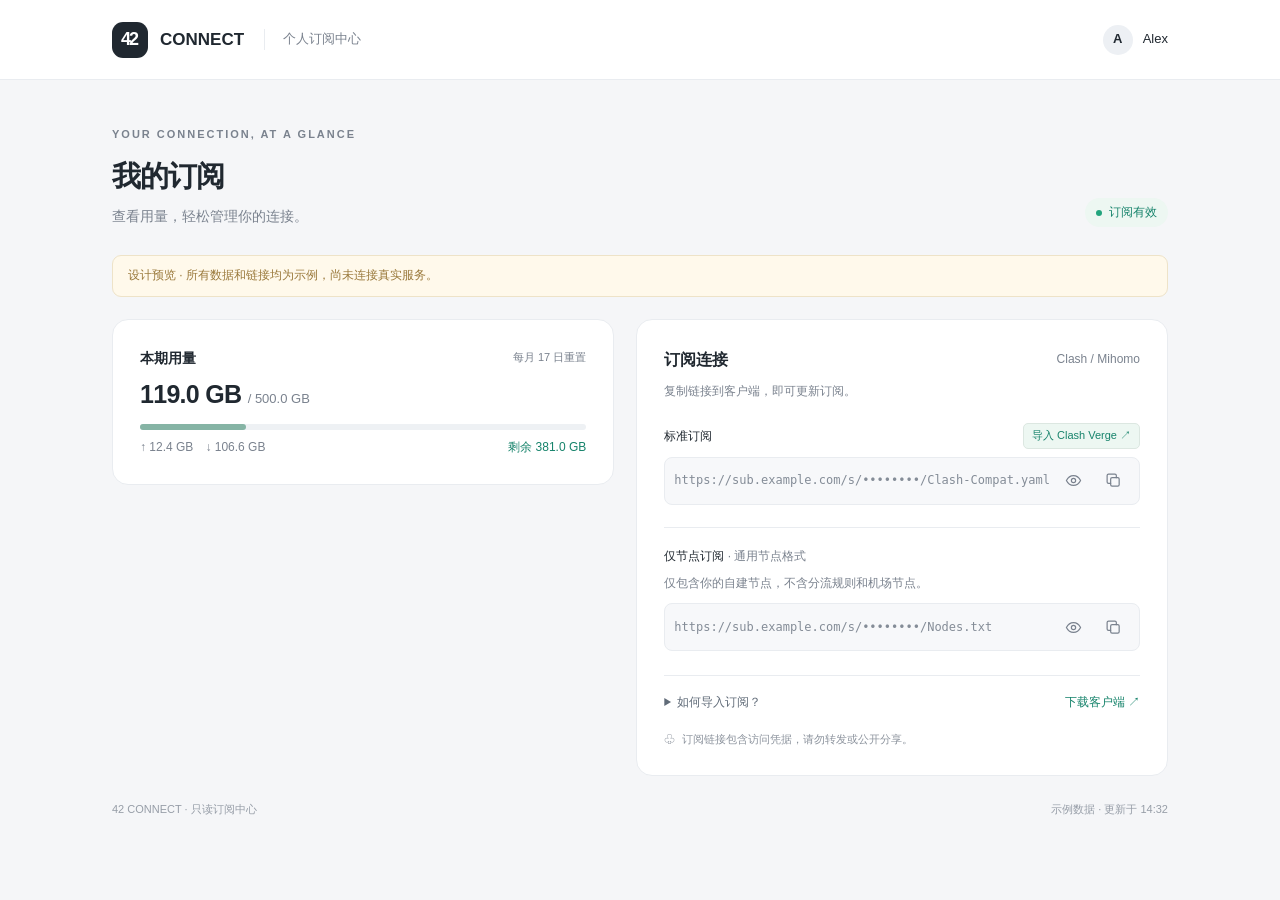
<file: previews/account/index.html>
<!doctype html>
<html lang="zh-CN">
<head>
<meta charset="utf-8"><meta name="viewport" content="width=device-width, initial-scale=1">
<meta name="referrer" content="no-referrer"><title>42 / 我的订阅</title>
<style>
:root{color-scheme:light;--bg:#f5f6f8;--ink:#202830;--muted:#7a828e;--line:#e9ecf0;--green:#16836b;--soft:#edf7f2}*{box-sizing:border-box}body{margin:0;background:var(--bg);color:var(--ink);font:14px/1.6 -apple-system,BlinkMacSystemFont,"Segoe UI","PingFang SC",sans-serif}button,a{font:inherit}button{cursor:pointer}header{height:80px;background:#fff;border-bottom:1px solid var(--line)}.nav{max-width:1120px;margin:auto;height:100%;display:flex;align-items:center;justify-content:space-between;padding:0 32px}.brand{display:flex;align-items:center;gap:12px;font-size:17px;font-weight:650}.logo{background:var(--ink);color:white;border-radius:11px;width:36px;height:36px;display:grid;place-items:center;font-size:18px;letter-spacing:-2px;padding-right:2px}.nav small{color:var(--muted);font-size:13px;font-weight:400;border-left:1px solid var(--line);padding-left:18px;margin-left:8px}.avatar{display:flex;align-items:center;gap:10px;font-size:13px}.avatar span{background:#edf0f4;width:30px;height:30px;border-radius:50%;display:grid;place-items:center;font-weight:600}main{max-width:1120px;margin:46px auto;padding:0 32px}.heading{display:flex;justify-content:space-between;align-items:flex-end;margin-bottom:28px}h1{font-size:29px;letter-spacing:-1px;margin:0 0 6px;font-weight:650}p{margin:0;color:var(--muted)}.eyebrow{font-size:11px;letter-spacing:2px;color:var(--muted);font-weight:600;margin-bottom:9px}.badge{display:inline-flex;gap:7px;align-items:center;background:var(--soft);color:var(--green);border-radius:20px;padding:5px 11px;font-size:12px}.dot{width:6px;height:6px;background:#22a47d;border-radius:50%;display:inline-block}.demo{background:#fff9eb;border:1px solid #eee3c8;color:#9a793b;font-size:12px;padding:10px 15px;border-radius:9px;margin-bottom:22px}.grid{display:grid;grid-template-columns:1.13fr 1fr;gap:22px}.card{background:white;border:1px solid var(--line);border-radius:16px;padding:27px}.card-head{display:flex;justify-content:space-between;align-items:center;margin-bottom:22px}h2{margin:0;font-size:16px;font-weight:600}.subtle{font-size:12px;color:var(--muted)}.usage{display:flex;align-items:center;gap:28px;padding:8px 0 26px}.ring{width:148px;height:148px;flex-shrink:0;background:conic-gradient(var(--green) 0 23.8%,#eef2f4 23.8% 100%);border-radius:50%;padding:11px;transform:rotate(-90deg)}.ring-inner{background:white;border-radius:50%;height:100%;display:flex;flex-direction:column;justify-content:center;align-items:center;transform:rotate(90deg)}.ring strong{font-size:27px;font-weight:600;letter-spacing:-1px}.ring span{font-size:11px;color:var(--muted)}.number{font-size:31px;font-weight:600;letter-spacing:-1.3px;line-height:1.4}.number small{font-size:14px;font-weight:400;letter-spacing:0;color:var(--muted)}.remaining{margin-top:12px;color:var(--green);font-size:12px}.stats{display:grid;grid-template-columns:repeat(3,1fr);border-top:1px solid var(--line);padding-top:20px;gap:10px}.stats label{display:block;color:var(--muted);font-size:11px;margin-bottom:4px}.stats strong{font-size:13px;font-weight:550}.subscription-note{font-size:12px;margin-top:-12px;margin-bottom:22px}.label{font-size:12px;font-weight:550;margin-bottom:8px}.linkbox{display:flex;align-items:center;background:#f7f8fa;border:1px solid var(--line);border-radius:8px;padding:11px 12px;gap:8px}.linkbox code{overflow:hidden;white-space:nowrap;text-overflow:ellipsis;font-size:12px;color:#848c97;flex:1}.icon-btn{border:0;background:none;color:#68717e;padding:0 3px;font-size:15px}.actions{display:grid;grid-template-columns:1fr 1fr;gap:10px;margin-top:13px}.button{border:1px solid #dfe4e8;border-radius:8px;background:white;color:var(--ink);padding:10px 16px;font-size:12px;text-align:center}.primary{background:var(--ink);color:white;border-color:var(--ink)}.help{border-top:1px solid var(--line);margin-top:24px;padding-top:17px}.help summary{font-size:12px;cursor:pointer;color:#606b78}.help p{font-size:12px;padding-top:10px}.privacy{font-size:11px;color:#8c939d;margin-top:18px;display:flex;gap:7px}.server{margin-top:22px}.server .card-head{margin-bottom:24px}.server-title{display:flex;align-items:center;gap:12px}.server-title span{font-size:12px;color:var(--muted)}.metrics{display:grid;grid-template-columns:repeat(4,1fr);gap:28px}.metric+.metric{border-left:1px solid var(--line);padding-left:28px}.metric label{color:var(--muted);font-size:12px}.metric strong{display:block;font-size:23px;font-weight:550;letter-spacing:-.5px;margin:6px 0}.metric strong small{font-size:12px;font-weight:400;color:var(--muted)}.bar{height:4px;background:#eef1f4;border-radius:10px;margin:10px 0}.bar i{display:block;background:#86b4a5;border-radius:10px;height:100%}.metric p{font-size:11px}.server-footer{display:flex;justify-content:space-between;align-items:center;border-top:1px solid var(--line);margin-top:24px;padding-top:17px;font-size:11px;color:var(--muted)}.network{display:flex;gap:16px}.network span{display:flex;align-items:center;gap:6px}.network .dot{width:5px;height:5px}footer{display:flex;justify-content:space-between;margin-top:25px;font-size:11px;color:#969da7}#toast{position:fixed;bottom:28px;left:50%;transform:translateX(-50%);background:var(--ink);color:white;padding:11px 20px;border-radius:9px;font-size:12px;box-shadow:0 8px 30px #20283022}#toast[hidden]{display:none}button:focus-visible,summary:focus-visible{outline:2px solid var(--green);outline-offset:4px}@media(min-width:1000px){.grid>.card{min-height:340px}}@media(max-width:760px){header{height:66px}.nav{padding:0 20px}.nav small{display:none}main{margin:28px auto;padding:0 18px}.heading{margin-bottom:20px}h1{font-size:25px}.heading>p{font-size:11px}.grid{grid-template-columns:1fr;gap:16px}.card{padding:22px;border-radius:13px}.usage{justify-content:center;gap:26px}.ring{width:132px;height:132px}.number{font-size:29px}.server{margin-top:16px}.metrics{grid-template-columns:1fr 1fr;gap:24px}.metric+.metric{padding-left:0;border-left:0}.metric:nth-child(even){border-left:1px solid var(--line);padding-left:22px}.server-title{gap:8px}.server-title span{font-size:11px}.server-footer{align-items:flex-start;gap:12px;flex-direction:column}.stats strong{font-size:12px}footer{margin-top:22px;gap:10px;font-size:10px}.eyebrow{font-size:10px}.demo{font-size:11px}.subtle{font-size:11px}}@media(max-width:450px){.usage{gap:18px}.ring{width:110px;height:110px;padding:9px}.ring strong{font-size:24px}.number{font-size:24px}.number small{font-size:11px}.remaining{font-size:11px}.actions{grid-template-columns:1fr}.avatar{font-size:12px}}@media(prefers-reduced-motion:no-preference){.card{animation:appear .45s ease both}.server{animation-delay:.1s}@keyframes appear{from{opacity:0;transform:translateY(8px)}to{opacity:1;transform:translateY(0)}}}
.clients{margin-top:22px}.client-grid{display:grid;grid-template-columns:repeat(3,minmax(0,1fr));gap:28px}.client-group+.client-group{border-left:1px solid var(--line);padding-left:28px}.client-group h3{font-size:15px;margin:0 0 4px}.client-group p{font-size:12px}.client-group a{display:flex;align-items:center;justify-content:space-between;gap:10px;text-decoration:none;color:var(--ink);font-size:12px;border:1px solid var(--line);border-radius:8px;padding:10px 12px;margin-top:12px}.client-group a:hover{border-color:#a7bdb4;background:var(--soft)}.client-group a span{font-size:11px;color:var(--green)}.client-group .compat-note{font-size:11px;margin-top:12px;line-height:1.7}.download-note{font-size:11px;border-top:1px solid var(--line);padding-top:17px;margin-top:22px}@media(max-width:760px){.clients{margin-top:16px}.client-grid{grid-template-columns:1fr;gap:22px}.client-group+.client-group{padding-left:0;border-left:0;border-top:1px solid var(--line);padding-top:22px}}
.download-entry{display:flex;justify-content:space-between;align-items:center;gap:16px;background:white;border:1px solid var(--line);border-radius:12px;margin-top:22px;padding:18px 24px;color:var(--ink);text-decoration:none}.download-entry strong{font-size:14px;font-weight:600}.download-entry p{font-size:12px;margin-top:3px}.download-entry>span{font-size:12px;color:var(--green);white-space:nowrap}.download-entry:hover{border-color:#a7bdb4}@media(max-width:760px){.download-entry{margin-top:16px;padding:17px 20px}.download-entry>span{font-size:11px}}
.subscription-help{display:flex;align-items:flex-start;gap:18px;border-top:1px solid var(--line);margin-top:24px;padding-top:17px}.subscription-help .help{flex:1;min-width:0;border-top:0;margin-top:0;padding-top:0}.client-shortcut{flex-shrink:0;font-size:12px;color:var(--green);text-decoration:none}.client-shortcut:hover{text-decoration:underline}
.copy-icon{display:inline-flex;align-items:center;justify-content:center;min-width:32px;min-height:32px;border-radius:6px;flex-shrink:0}.copy-icon:hover{background:#e8eee9;color:var(--green)}.copy-icon:active{background:#dce9e2}.linkbox{padding:7px 9px}.subscription-label{display:flex;align-items:center;justify-content:space-between;gap:12px;margin-bottom:8px}.subscription-label .label{margin:0}.import-small{font-size:11px;line-height:1.6;padding:3px 8px;border:1px solid #dce7e1;border-radius:5px;background:var(--soft);color:var(--green);white-space:nowrap}.import-small:hover{background:#deeee6}
/* Shared traffic layout for account pages and both administrator sources. */
.usage-linear{display:block;padding:4px 0 18px}.usage-linear .number{font-size:32px;margin:5px 0}.usage-linear .number small{font-size:13px}.usage-linear .bar{height:6px;margin:12px 0 8px}.usage-caption{display:flex;justify-content:space-between;gap:12px;color:var(--muted);font-size:12px;flex-wrap:wrap}.usage-caption .remaining{margin:0;color:var(--green);font-size:inherit}.traffic-part .usage-linear{padding:0 0 10px}.traffic-card .usage-linear .number{font-size:25px}.traffic-part .stats{padding-top:10px}.traffic-part .stats strong{font-size:12px}.usage-card>.card-head{align-items:flex-start}.usage-card>.card-head .subtle{max-width:55%}.recommended{font-size:10px;font-style:normal;font-weight:500;color:var(--green);background:var(--soft);border-radius:4px;padding:1px 6px;margin-right:auto;white-space:nowrap}.client-group a{flex-wrap:wrap;gap:7px}.client-group a>span{margin-left:auto}
@media(max-width:760px){.usage-linear{padding-bottom:14px}.usage-linear .number{font-size:27px}.usage-linear .number small{font-size:11px}.usage-caption{font-size:11px;gap:5px}.traffic-card .usage-linear .number{font-size:23px}.traffic-part .stats strong{font-size:10px}.traffic-part .stats label{font-size:9px}.user-table .mini-bar{display:block!important;margin-top:5px;width:100%;max-width:120px}}

.transfer{display:inline-flex;gap:12px;flex-wrap:wrap}.reset-line{display:flex;justify-content:space-between;gap:12px;border-top:1px solid var(--line);padding-top:10px;font-size:11px;color:var(--muted)}.reset-line strong{font-weight:500;color:var(--ink)}@media(max-width:760px){.transfer{gap:8px}.reset-line{font-size:10px;padding-top:8px}}

.reset-hint{font-size:11px;font-weight:400;white-space:normal}.usage-card>.card-head,.traffic-part>.card-head{gap:12px;align-items:center}.usage-card .usage-linear{padding-bottom:0}.traffic-part .usage-linear{padding-bottom:0}@media(max-width:760px){.reset-hint{font-size:10px}}

/* One traffic presentation for administrator and standalone account cards. */
.grid>.usage-card{min-height:0;min-width:0;align-self:start}
:is(.usage-card,.traffic-part)>.card-head{gap:12px;align-items:center;margin-bottom:8px}
:is(.usage-card,.traffic-part)>.card-head :is(h2,h3){font-size:14px;margin:0;font-weight:600}
:is(.usage-card,.traffic-part) .reset-hint{font-size:11px;max-width:55%}
:is(.usage-card,.traffic-part) .usage-linear{display:block;padding:0}
:is(.usage-card,.traffic-part) .usage-linear .number{font-size:25px;line-height:1.4;letter-spacing:-.7px;margin:0;text-align:left}
:is(.usage-card,.traffic-part) .usage-linear .number small{font-size:13px;font-weight:400;letter-spacing:0}
:is(.usage-card,.traffic-part) .usage-linear .bar{height:6px;margin:12px 0 8px}
:is(.usage-card,.traffic-part) .usage-caption{display:flex;justify-content:space-between;align-items:center;font-size:12px;gap:8px;margin:0}
:is(.usage-card,.traffic-part) .transfer{gap:12px}
:is(.usage-card,.traffic-part) .usage-caption .remaining{font-weight:400}
@media(max-width:760px){.grid{grid-template-columns:minmax(0,1fr)}.grid>.card{min-width:0}:is(.usage-card,.traffic-part) .usage-linear .number{font-size:23px!important}:is(.usage-card,.traffic-part) .usage-linear .number small{font-size:11px}:is(.usage-card,.traffic-part) .usage-linear .bar{height:4px;margin:9px 0 7px}:is(.usage-card,.traffic-part) .usage-caption{font-size:11px}:is(.usage-card,.traffic-part) .transfer{gap:8px}:is(.usage-card,.traffic-part) .reset-hint{font-size:10px}}

.linkbox .reveal-icon,.linkbox .copy-icon,.linkbox .relation-copy{display:inline-flex;align-items:center;justify-content:center;width:32px;min-width:32px;height:32px;padding:6px;border:0;border-radius:6px;background:transparent;color:var(--muted);flex-shrink:0;cursor:pointer}
.linkbox .reveal-icon:hover,.linkbox .copy-icon:hover,.linkbox .relation-copy:hover{background:#e8eee9;color:var(--green)}
.linkbox .reveal-icon[aria-pressed="true"],.linkbox .is-copied{color:var(--green)}
.reveal-icon .eye-hide,.copy-done{display:none}
.reveal-icon[aria-pressed="true"] .eye-show{display:none}
.reveal-icon[aria-pressed="true"] .eye-hide,.is-copied .copy-done{display:inline}
.is-copied .copy-symbol{display:none}
.linkbox .reveal-icon svg,.linkbox .copy-icon svg,.linkbox .relation-copy svg{width:17px;height:17px;pointer-events:none}
</style>
</head>
<body>
<header><div class="nav"><div class="brand"><div class="logo">42</div> CONNECT <small>个人订阅中心</small></div><div class="avatar"><span>A</span> Alex</div></div></header>
<main>
<div class="heading"><div><div class="eyebrow">YOUR CONNECTION, AT A GLANCE</div><h1>我的订阅</h1><p>查看用量，轻松管理你的连接。</p></div><span class="badge"><i class="dot"></i>订阅有效</span></div>
<div class="demo">设计预览 · 所有数据和链接均为示例，尚未连接真实服务。</div>
<div class="grid">
<section class="card usage-card"><div class="card-head"><h2>本期用量</h2><span class="subtle reset-hint" title="本期累计">每月 17 日重置</span></div><div class="usage usage-linear"><div class="number">119.0 GB <small>/ 500.0 GB</small></div><div class="bar" role="progressbar" aria-label="流量使用比例" aria-valuemin="0" aria-valuemax="100" aria-valuenow="23.8"><i style="width:23.80%"></i></div><div class="usage-caption"><span class="transfer"><span class="upload" title="上传流量">↑ 12.4 GB</span><span class="download" title="下载流量">↓ 106.6 GB</span></span><span class="remaining">剩余 381.0 GB</span></div></div></section>
<section class="card"><div class="card-head"><h2>订阅连接</h2><span class="subtle">Clash / Mihomo</span></div><p class="subscription-note">复制链接到客户端，即可更新订阅。</p><div class="subscription-label"><div class="label">标准订阅</div><button class="import-small" id="import" title="导入 Clash Verge Rev">导入 Clash Verge ↗</button></div><div class="linkbox"><code id="link">https://sub.example.com/s/••••••••/Clash-Compat.yaml</code><button class="icon-btn reveal-icon" id="reveal" aria-label="显示示例订阅链接" title="显示链接" aria-pressed="false"><svg width="17" height="17" viewBox="0 0 24 24" fill="none" stroke="currentColor" stroke-width="1.7" stroke-linecap="round" stroke-linejoin="round" aria-hidden="true"><g class="eye-show"><path d="M2 12s3.5-7 10-7 10 7 10 7-3.5 7-10 7S2 12 2 12Z"/><circle cx="12" cy="12" r="3"/></g><g class="eye-hide"><path d="m3 3 18 18M10.6 5.1 12 5c6.5 0 10 7 10 7a17 17 0 0 1-3 3.8M6.5 6.5A20 20 0 0 0 2 12s3.5 7 10 7a11 11 0 0 0 5.5-1.5M9.9 9.9a3 3 0 0 0 4.2 4.2"/></g></svg></button><button class="icon-btn copy-icon" id="copy" aria-label="复制标准订阅链接" title="复制标准订阅链接"><svg width="17" height="17" viewBox="0 0 24 24" fill="none" stroke="currentColor" stroke-width="1.7" stroke-linecap="round" stroke-linejoin="round" aria-hidden="true"><g class="copy-symbol"><rect x="8" y="8" width="12" height="12" rx="2"/><path d="M16 8V5a2 2 0 0 0-2-2H5a2 2 0 0 0-2 2v9a2 2 0 0 0 2 2h3"/></g><path class="copy-done" d="m5 12 4 4L19 6"/></svg></button></div><div style="border-top:1px solid var(--line);margin-top:22px;padding-top:19px"><div class="label">仅节点订阅 <span class="subtle" style="font-weight:400">· 通用节点格式</span></div><p class="subtle" style="margin-bottom:10px">仅包含你的自建节点，不含分流规则和机场节点。</p><div class="linkbox"><code id="nodes-link">https://sub.example.com/s/••••••••/Nodes.txt</code><button class="icon-btn reveal-icon" id="nodes-reveal" aria-label="显示仅节点示例链接" title="显示链接" aria-pressed="false"><svg width="17" height="17" viewBox="0 0 24 24" fill="none" stroke="currentColor" stroke-width="1.7" stroke-linecap="round" stroke-linejoin="round" aria-hidden="true"><g class="eye-show"><path d="M2 12s3.5-7 10-7 10 7 10 7-3.5 7-10 7S2 12 2 12Z"/><circle cx="12" cy="12" r="3"/></g><g class="eye-hide"><path d="m3 3 18 18M10.6 5.1 12 5c6.5 0 10 7 10 7a17 17 0 0 1-3 3.8M6.5 6.5A20 20 0 0 0 2 12s3.5 7 10 7a11 11 0 0 0 5.5-1.5M9.9 9.9a3 3 0 0 0 4.2 4.2"/></g></svg></button><button class="icon-btn copy-icon" id="nodes-copy" aria-label="复制仅节点链接" title="复制仅节点链接"><svg width="17" height="17" viewBox="0 0 24 24" fill="none" stroke="currentColor" stroke-width="1.7" stroke-linecap="round" stroke-linejoin="round" aria-hidden="true"><g class="copy-symbol"><rect x="8" y="8" width="12" height="12" rx="2"/><path d="M16 8V5a2 2 0 0 0-2-2H5a2 2 0 0 0-2 2v9a2 2 0 0 0 2 2h3"/></g><path class="copy-done" d="m5 12 4 4L19 6"/></svg></button></div></div><div class="subscription-help"><details class="help"><summary>如何导入订阅？</summary><p>Clash Verge Rev：进入「订阅」，粘贴标准订阅链接并导入。<br>Clash Mi：在配置管理中添加远程配置，粘贴标准订阅链接。<br>仅节点订阅：供不支持 Clash / Mihomo 配置、但支持通用节点订阅的客户端使用。仅包含你的自建节点，不含机场节点、DNS、策略组和分流规则；规则需在客户端自行配置。<br>本页为样式预览，示例链接无法用于连接。</p></details><a class="client-shortcut" href="clients.html">下载客户端 ↗</a></div><div class="privacy"><span aria-hidden="true">♧</span> 订阅链接包含访问凭据，请勿转发或公开分享。</div></section>
</div>


<footer><span>42 CONNECT · 只读订阅中心</span><span>示例数据 · 更新于 14:32</span></footer>
</main><div id="toast" role="status" hidden></div>
<script>

const copiedFeedbackTimers=new WeakMap();
function markLinkCopied(button){
  if(!button)return;
  clearTimeout(copiedFeedbackTimers.get(button));
  if(!button.dataset.copyLabel){button.dataset.copyLabel=button.getAttribute('aria-label')||button.title||'复制链接';button.dataset.copyTitle=button.title||'复制链接';}
  button.classList.add('is-copied');button.title='已复制';button.setAttribute('aria-label','已复制');
  copiedFeedbackTimers.set(button,setTimeout(()=>{button.classList.remove('is-copied');button.title=button.dataset.copyTitle;button.setAttribute('aria-label',button.dataset.copyLabel);},1600));
}

const example='https://sub.example.com/s/demo-preview/Clash-Compat.yaml';let visible=false,timer;const toast=document.querySelector('#toast');function notify(message){toast.textContent=message;toast.hidden=false;clearTimeout(timer);timer=setTimeout(()=>toast.hidden=true,3200)}document.querySelector('#reveal').onclick=function(){visible=!visible;document.querySelector('#link').textContent=visible?example:'https://sub.example.com/s/••••••••/Clash-Compat.yaml';this.setAttribute('aria-label',visible?'隐藏示例订阅链接':'显示示例订阅链接');this.setAttribute('aria-pressed',visible);this.title=visible?'隐藏链接':'显示链接';this.setAttribute('aria-label',this.title)};document.querySelector('#copy').onclick=async()=>{try{await navigator.clipboard.writeText(example);markLinkCopied(document.querySelector('#copy'));notify('已复制示例链接 · 仅用于设计预览')}catch{notify('请展开链接后手动复制')}};document.querySelector('#import').onclick=()=>notify('设计预览：正式接入后可一键导入客户端');
const nodesExample='https://sub.example.com/s/demo-preview/Nodes.txt';let nodesVisible=false;document.querySelector('#nodes-reveal').onclick=function(){nodesVisible=!nodesVisible;document.querySelector('#nodes-link').textContent=nodesVisible?nodesExample:'https://sub.example.com/s/••••••••/Nodes.txt';this.setAttribute('aria-label',nodesVisible?'隐藏仅节点示例链接':'显示仅节点示例链接');this.setAttribute('aria-pressed',nodesVisible);this.title=nodesVisible?'隐藏链接':'显示链接';this.setAttribute('aria-label',this.title)};document.querySelector('#nodes-copy').onclick=async()=>{try{await navigator.clipboard.writeText(nodesExample);markLinkCopied(document.querySelector('#nodes-copy'));notify('已复制仅节点示例链接 · 仅用于设计预览')}catch{notify('请展开仅节点链接后手动复制')}};
const fixtures={ren:{name:'Ren',used:'238.0',quota:'不限额',remaining:'不限额',upload:'38.0 GB',download:'200.0 GB',reset:'每月 17 日',ratio:0},alex:{name:'Alex',used:'119.0',quota:'500 GB',remaining:'381.0 GB',upload:'12.4 GB',download:'106.6 GB',reset:'每月 17 日',ratio:23.8},bella:{name:'Bella',used:'72.6',quota:'300 GB',remaining:'227.4 GB',upload:'8.6 GB',download:'64.0 GB',reset:'每月 17 日',ratio:24.2},chris:{name:'Chris',used:'186.2',quota:'200 GB',remaining:'13.8 GB',upload:'16.2 GB',download:'170.0 GB',reset:'每月 17 日',ratio:93.1},dana:{name:'Dana',used:'18.4',quota:'100 GB',remaining:'81.6 GB',upload:'2.4 GB',download:'16.0 GB',reset:'每月 17 日',ratio:18.4}};const params=new URLSearchParams(location.search);const person=fixtures[params.get('user')];if(person){const avatar=document.querySelector('.avatar');avatar.replaceChildren();const initial=document.createElement('span');initial.textContent=person.name[0];avatar.append(initial,document.createTextNode(' '+person.name));document.querySelector('.usage .number').innerHTML=person.used+' <small>GB / '+person.quota+'</small>';document.querySelector('.remaining').textContent=person.remaining==='不限额'?'当前账户不限额':'还可使用 '+person.remaining;const progress=document.querySelector('.usage-linear .bar');if(person.quota==='不限额'){progress.remove();}else{progress.querySelector('i').style.width=person.ratio+'%';progress.setAttribute('aria-valuenow',person.ratio);}document.querySelector('.upload').textContent='↑ '+person.upload;document.querySelector('.download').textContent='↓ '+person.download;document.querySelector('.reset-hint').textContent=person.reset+'重置';if(params.get('user')==='dana'){document.querySelector('.heading>.badge').textContent='订阅已到期'}}if(params.get('from')==='admin'){const back=document.createElement('a');back.href='admin.html';back.textContent='← 返回管理总览';back.style.cssText='display:inline-block;margin-bottom:20px;color:var(--green);font-size:12px;text-decoration:none';document.querySelector('main').prepend(back)}
</script></body></html>
</file>
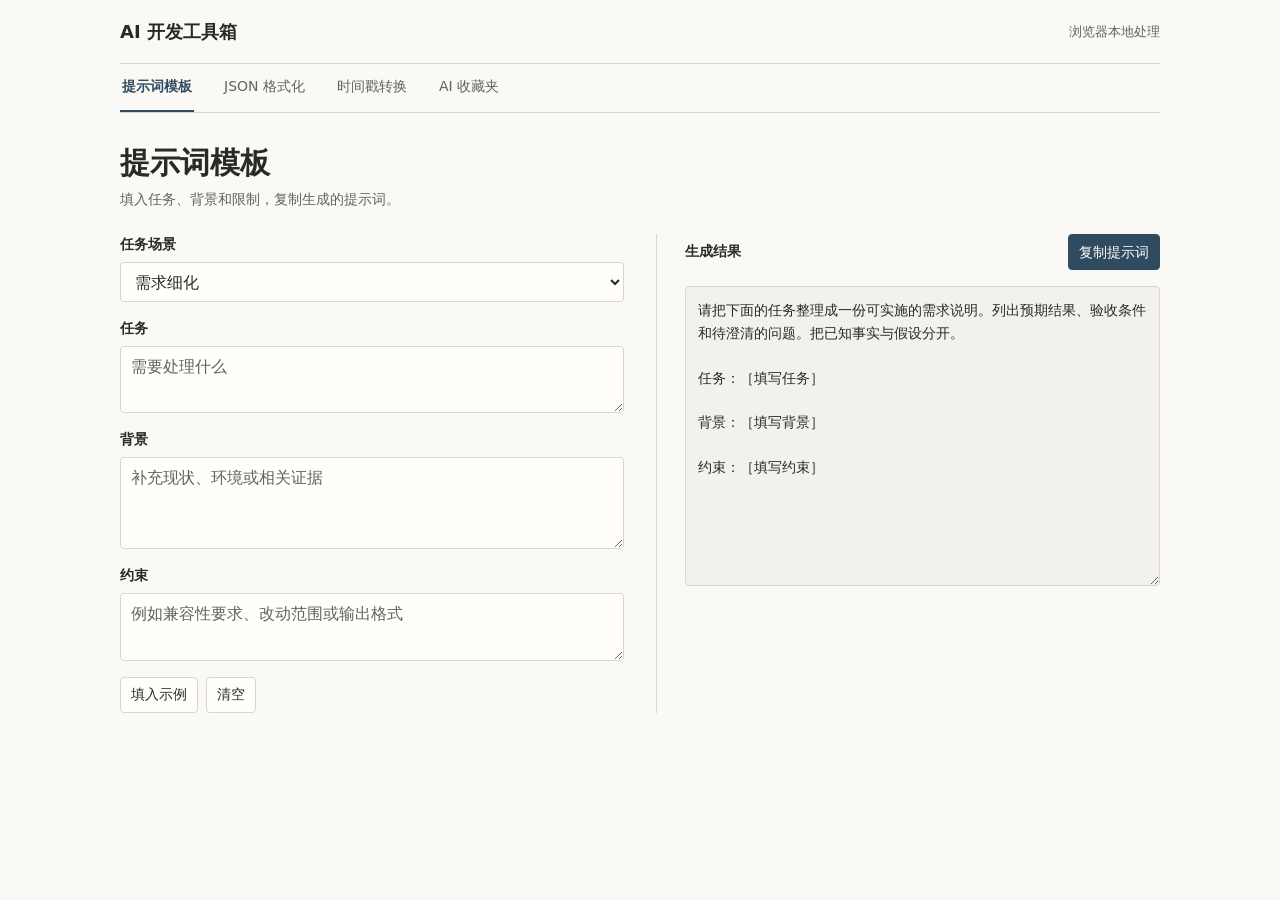
<file: assets/site-home.html>
<!doctype html>
<html lang="zh-CN">
<head>
  <meta charset="utf-8">
  <meta name="viewport" content="width=device-width, initial-scale=1">
  <meta name="description" content="在浏览器里整理提示词、格式化 JSON、转换时间戳和保存常用链接。">
  <title>AI 开发工具箱</title>
  <link rel="icon" href="data:,">
  <style>
    :root {
      color-scheme: light;
      --paper: #faf9f5;
      --input: #fffefa;
      --output: #f3f1eb;
      --ink: #292a27;
      --muted: #62635b;
      --line: #d8d6cd;
      --accent: #304b5f;
      --error: #963a29;
      --font: system-ui, -apple-system, "PingFang SC", "Microsoft YaHei", sans-serif;
      --mono: ui-monospace, "SFMono-Regular", Consolas, monospace;
    }

    *, *::before, *::after { box-sizing: border-box; }
    body { margin: 0; background: var(--paper); color: var(--ink); font: 1rem/1.55 var(--font); }
    [hidden] { display: none !important; }
    :focus-visible { outline: 2px solid var(--accent); outline-offset: 3px; }
    h1, p { margin: 0; }
    button, input, select, textarea { font: inherit; }
    button { cursor: pointer; }
    button:disabled { opacity: .55; cursor: default; }

    .shell { width: min(1040px, calc(100% - 64px)); margin-inline: auto; }
    .header .shell { display: flex; align-items: center; justify-content: space-between; gap: 12px; min-height: 64px; border-bottom: 1px solid var(--line); }
    .wordmark { font-size: 1.125rem; font-weight: 650; }
    .local-label { color: var(--muted); font-size: .8rem; white-space: nowrap; }

    .workspace { padding-bottom: 48px; }
    .tabs { display: flex; gap: 28px; border-bottom: 1px solid var(--line); }
    .tab { min-height: 48px; padding: 0 2px; border: 0; border-bottom: 2px solid transparent; background: transparent; color: var(--muted); font-size: .875rem; white-space: nowrap; }
    .tab:hover { color: var(--ink); }
    .tab[aria-selected="true"] { border-bottom-color: var(--accent); color: var(--accent); font-weight: 650; }
    .panel-heading { margin: 32px 0 24px; }
    h1 { font-size: clamp(1.4rem, 4vw, 1.85rem); line-height: 1.25; font-weight: 650; }
    .panel-heading p { margin-top: 6px; color: var(--muted); font-size: .9rem; }

    .work-area { display: grid; grid-template-columns: repeat(2, minmax(0, 1fr)); gap: 32px; }
    .column { min-width: 0; }
    .column + .column { padding-left: 28px; border-left: 1px solid var(--line); }
    .column > form + form { padding-top: 16px; border-top: 1px solid var(--line); }
    .stack { display: grid; align-content: start; gap: 16px; }
    .field { display: grid; gap: 6px; }
    .field label, .editor-title { font-size: .875rem; font-weight: 600; }
    .control { display: block; width: 100%; min-width: 0; min-height: 40px; padding: 8px 10px; border: 1px solid var(--line); border-radius: 4px; background: var(--input); color: var(--ink); }
    .control::placeholder { color: var(--muted); }
    textarea.control { resize: vertical; }
    .toolbar { display: flex; align-items: center; flex-wrap: wrap; gap: 8px; }
    .toolbar-between { justify-content: space-between; }
    .button { min-height: 36px; padding: 6px 10px; border: 1px solid var(--line); border-radius: 4px; background: var(--input); color: var(--ink); font-size: .85rem; font-weight: 550; }
    .button:hover:not(:disabled) { border-color: #a7a59a; background: #eeece4; }
    .primary { border-color: var(--accent); background: var(--accent); color: #fff; }
    .primary:hover:not(:disabled) { border-color: #243847; background: #243847; }
    .editor { min-height: 300px; font-family: var(--mono); font-size: .85rem; line-height: 1.65; tab-size: 2; }
    .preview { padding: 12px; background: var(--output); }
    .feedback { min-height: 1.4em; color: var(--muted); font-size: .8rem; }
    .feedback.error { color: var(--error); }

    .inline-fields { display: grid; grid-template-columns: minmax(0, 1fr) minmax(88px, auto); gap: 12px; }
    .mono { font-family: var(--mono); font-variant-numeric: tabular-nums; }
    .result-grid { margin: 0; border-top: 1px solid var(--line); }
    .result-grid div { display: grid; gap: 4px; padding-block: 12px; border-bottom: 1px solid var(--line); }
    .result-grid dt { color: var(--muted); font-size: .8rem; }
    .result-grid dd { margin: 0; font-size: .9rem; overflow-wrap: anywhere; }
    .bookmark-form { max-width: 720px; }
    .bookmark-form .inline-fields { grid-template-columns: minmax(0, .65fr) minmax(0, 1.35fr); }
    .bookmark-results { padding-top: 16px; border-top: 1px solid var(--line); }
    .full-width { grid-column: 1 / -1; }
    .bookmark-list { display: grid; margin: 0; padding: 0; list-style: none; }
    .bookmark-list li { display: flex; justify-content: space-between; align-items: center; gap: 16px; padding-block: 12px; border-bottom: 1px solid var(--line); }
    .bookmark-list li:first-child { padding-top: 0; }
    .bookmark-list a { color: var(--accent); overflow-wrap: anywhere; text-underline-offset: 4px; }
    .bookmark-list small { display: block; color: var(--muted); overflow-wrap: anywhere; }
    .empty { color: var(--muted); font-size: .9rem; }
    .no-script { padding-block: 16px; color: var(--error); }

    @media (max-width: 720px) {
      .shell { width: calc(100% - 32px); }
      .header .shell { min-height: 56px; }
      .tabs { display: grid; grid-template-columns: repeat(4, minmax(0, 1fr)); gap: 4px; }
      .tab { min-height: 44px; padding-inline: 0; font-size: .8rem; }
      .panel-heading { margin-block: 24px 16px; }
      .work-area { grid-template-columns: minmax(0, 1fr); gap: 24px; }
      .column + .column { padding: 16px 0 0; border-left: 0; border-top: 1px solid var(--line); }
      .editor { min-height: 228px; }
      .bookmark-form .inline-fields { grid-template-columns: 1fr; }
    }
  </style>
</head>
<body>
  <header class="header">
    <div class="shell">
      <div class="wordmark">AI 开发工具箱</div>
      <span class="local-label">浏览器本地处理</span>
    </div>
  </header>
  <noscript><p class="shell no-script">开启 JavaScript 后即可使用这些工具。</p></noscript>
  <main class="shell workspace">
    <nav class="tabs" role="tablist" aria-label="开发工具">
      <button class="tab" id="tab-prompt" role="tab" aria-controls="prompt" aria-selected="true">提示词模板</button>
      <button class="tab" id="tab-json" role="tab" aria-controls="json" aria-selected="false" tabindex="-1">JSON 格式化</button>
      <button class="tab" id="tab-time" role="tab" aria-controls="time" aria-selected="false" tabindex="-1">时间戳转换</button>
      <button class="tab" id="tab-links" role="tab" aria-controls="links" aria-selected="false" tabindex="-1">AI 收藏夹</button>
    </nav>
    <div class="panels">
      <section id="prompt" role="tabpanel" aria-labelledby="tab-prompt">
        <header class="panel-heading">
          <h1>提示词模板</h1>
          <p>填入任务、背景和限制，复制生成的提示词。</p>
        </header>
        <div class="work-area">
          <div class="column stack">
            <div class="field">
              <label for="prompt-template">任务场景</label>
              <select class="control" id="prompt-template">
                <option value="requirements">需求细化</option>
                <option value="review">代码审查</option>
                <option value="debug">故障排查</option>
              </select>
            </div>
            <div class="field">
              <label for="prompt-task">任务</label>
              <textarea class="control" id="prompt-task" rows="2" placeholder="需要处理什么"></textarea>
            </div>
            <div class="field">
              <label for="prompt-context">背景</label>
              <textarea class="control" id="prompt-context" rows="3" placeholder="补充现状、环境或相关证据"></textarea>
            </div>
            <div class="field">
              <label for="prompt-limits">约束</label>
              <textarea class="control" id="prompt-limits" rows="2" placeholder="例如兼容性要求、改动范围或输出格式"></textarea>
            </div>
            <div class="toolbar">
              <button class="button" id="prompt-example" type="button">填入示例</button>
              <button class="button" id="prompt-clear" type="button">清空</button>
            </div>
          </div>
          <div class="column stack">
            <div class="toolbar toolbar-between">
              <label class="editor-title" for="prompt-output">生成结果</label>
              <button class="button primary" id="copy-prompt" type="button">复制提示词</button>
            </div>
            <textarea class="control editor preview" id="prompt-output" readonly spellcheck="false"></textarea>
            <p class="feedback" id="prompt-feedback" role="status"></p>
          </div>
        </div>
      </section>

      <section id="json" role="tabpanel" aria-labelledby="tab-json" hidden>
        <header class="panel-heading">
          <h1>JSON 格式化</h1>
          <p>检查模型或 API 的返回值，整理缩进或压成一行。</p>
        </header>
        <div class="work-area">
          <div class="column stack">
            <div class="toolbar toolbar-between">
              <label class="editor-title" for="json-input">原始 JSON</label>
              <button class="button" id="json-example" type="button">填入示例</button>
            </div>
            <textarea class="control editor" id="json-input" spellcheck="false" autocomplete="off" placeholder='{"status":"ok","items":[]}'></textarea>
            <div class="toolbar">
              <button class="button primary" id="json-pretty" type="button">格式化</button>
              <button class="button" id="json-compact" type="button">压缩</button>
            </div>
          </div>
          <div class="column stack">
            <div class="toolbar toolbar-between">
              <label class="editor-title" for="json-output">处理结果</label>
              <button class="button" id="copy-json" type="button" disabled>复制结果</button>
            </div>
            <textarea class="control editor preview" id="json-output" readonly spellcheck="false" placeholder="处理后的 JSON 会显示在这里"></textarea>
            <p class="feedback" id="json-feedback" role="status"></p>
          </div>
        </div>
      </section>

      <section id="time" role="tabpanel" aria-labelledby="tab-time" hidden>
        <header class="panel-heading">
          <h1>时间戳转换</h1>
          <p>在 Unix 时间戳和北京时间、UTC、洛杉矶时间之间换算。</p>
        </header>
        <div class="work-area">
          <div class="column stack">
            <form class="stack" id="epoch-form">
              <div class="inline-fields">
                <div class="field">
                  <label for="epoch">Unix 时间戳</label>
                  <input class="control mono" id="epoch" type="text" inputmode="numeric" autocomplete="off" placeholder="1767225600" required>
                </div>
                <div class="field">
                  <label for="epoch-unit">单位</label>
                  <select class="control" id="epoch-unit"><option value="auto">自动</option><option value="seconds">秒</option><option value="milliseconds">毫秒</option></select>
                </div>
              </div>
              <div class="toolbar">
                <button class="button primary" type="submit">转换时间戳</button>
                <button class="button" id="use-now" type="button">使用现在</button>
              </div>
            </form>
            <form class="stack" id="wall-form">
              <div class="field">
                <label for="wall-time">日期和时间</label>
                <input class="control" id="wall-time" type="datetime-local" step="1" required>
              </div>
              <div class="field">
                <label for="wall-zone">输入时区</label>
                <select class="control" id="wall-zone">
                  <option value="Asia/Shanghai">北京时间</option>
                  <option value="UTC">UTC</option>
                  <option value="America/Los_Angeles">洛杉矶时间</option>
                </select>
              </div>
              <div><button class="button" type="submit">转换成时间戳</button></div>
            </form>
          </div>
          <div class="column stack">
            <dl class="result-grid mono">
              <div><dt>北京时间</dt><dd id="result-shanghai">—</dd></div>
              <div><dt>UTC</dt><dd id="result-utc">—</dd></div>
              <div><dt>洛杉矶时间</dt><dd id="result-la">—</dd></div>
              <div><dt>Unix 秒</dt><dd id="result-seconds">—</dd></div>
              <div><dt>Unix 毫秒</dt><dd id="result-milliseconds">—</dd></div>
            </dl>
            <div class="toolbar">
              <button class="button" id="copy-seconds" type="button" disabled>复制秒</button>
              <button class="button" id="copy-milliseconds" type="button" disabled>复制毫秒</button>
            </div>
            <p class="feedback" id="time-feedback" role="status"></p>
          </div>
        </div>
      </section>

      <section id="links" role="tabpanel" aria-labelledby="tab-links" hidden>
        <header class="panel-heading">
          <h1>AI 收藏夹</h1>
          <p>留住常用的 AI 工具和资料。收藏保存在当前浏览器。</p>
        </header>
        <div class="work-area">
          <form class="bookmark-form full-width stack" id="bookmark-form">
            <div class="inline-fields">
              <div class="field"><label for="bookmark-label">名称</label><input class="control" id="bookmark-label" maxlength="100" placeholder="例如常用的代码助手" required></div>
              <div class="field"><label for="bookmark-url">链接</label><input class="control" id="bookmark-url" type="url" placeholder="https://example.com" required></div>
            </div>
            <div class="field"><label for="bookmark-note">用途（选填）</label><input class="control" id="bookmark-note" maxlength="240" placeholder="什么时候会用到它"></div>
            <div class="toolbar"><button class="button primary" type="submit">添加收藏</button><p class="feedback" id="bookmark-feedback" role="status"></p></div>
          </form>
          <div class="bookmark-results full-width">
            <p class="empty" id="bookmark-empty">还没有收藏，添加你的第一个常用链接。</p>
            <ul class="bookmark-list" id="bookmark-list" aria-label="已收藏的链接"></ul>
          </div>
        </div>
      </section>
    </div>
  </main>
  <script>
    const byId = id => document.getElementById(id);

    function feedback(id, message, error = false) {
      const element = byId(id);
      element.textContent = message;
      element.classList.toggle('error', error);
    }

    async function copyText(text, feedbackId) {
      try {
        await navigator.clipboard.writeText(text);
      } catch {
        const previous = document.activeElement;
        const temporary = document.createElement('textarea');
        temporary.value = text;
        temporary.readOnly = true;
        temporary.style.position = 'fixed';
        temporary.style.opacity = '0';
        document.body.append(temporary);
        try {
          temporary.select();
          if (!document.execCommand('copy')) throw new Error('Copy unavailable');
        } catch {
          feedback(feedbackId, '无法访问剪贴板，请手动复制。', true);
          return;
        } finally {
          temporary.remove();
          previous?.focus();
        }
      }
      feedback(feedbackId, '已复制');
    }

    const tabs = [...document.querySelectorAll('[role="tab"]')];

    function activateTab(target) {
      if (!target) return;
      for (const tab of tabs) {
        const selected = tab === target;
        tab.setAttribute('aria-selected', String(selected));
        tab.tabIndex = selected ? 0 : -1;
        byId(tab.getAttribute('aria-controls')).hidden = !selected;
      }
    }

    for (const [index, tab] of tabs.entries()) {
      tab.addEventListener('click', () => activateTab(tab));
      tab.addEventListener('keydown', event => {
        const nextIndex = {
          ArrowRight: (index + 1) % tabs.length,
          ArrowDown: (index + 1) % tabs.length,
          ArrowLeft: (index + tabs.length - 1) % tabs.length,
          ArrowUp: (index + tabs.length - 1) % tabs.length,
          Home: 0,
          End: tabs.length - 1,
        }[event.key];
        if (nextIndex === undefined) return;
        event.preventDefault();
        activateTab(tabs[nextIndex]);
        tabs[nextIndex].focus();
      });
    }

    const templates = {
      requirements: {
        instructions: '请把下面的任务整理成一份可实施的需求说明。列出预期结果、验收条件和待澄清的问题。把已知事实与假设分开。',
        example: ['增加导出历史记录的入口', '目前只能在页面逐条查看历史记录，用户希望一次下载一个日期范围的数据。', '先定义 CSV 字段、空结果和无权限时的行为。'],
      },
      review: {
        instructions: '请审查这项改动。优先找出能导致错误、数据丢失或回归的问题，给出对应位置、触发条件和影响。',
        example: ['审查重试逻辑的改动', '现在网络超时后最多重试三次，同一个请求可能同时在服务端执行。', '重点检查重复写入、取消请求和失败提示。'],
      },
      debug: {
        instructions: '请根据现有证据定位故障。按可能性排列原因，每个原因写出一个能确认或排除它的最小验证步骤。',
        example: ['查明为什么刷新后仍看到旧配置', '服务端已生成新文件，客户端刷新成功，但显示的内容没有变化。', '先做只读检查，区分生成文件、发布文件和客户端缓存。'],
      },
    };
    const promptFields = ['prompt-task', 'prompt-context', 'prompt-limits'].map(byId);
    const promptTemplate = byId('prompt-template');
    const selectedTemplate = () => templates[promptTemplate.value];

    function renderPrompt() {
      const values = promptFields.map(field => field.value.trim());
      byId('prompt-output').value = [
        selectedTemplate().instructions,
        '',
        '任务：' + (values[0] || '［填写任务］'),
        '',
        '背景：' + (values[1] || '［填写背景］'),
        '',
        '约束：' + (values[2] || '［填写约束］'),
      ].join('\n');
      feedback('prompt-feedback', '');
    }
    promptTemplate.addEventListener('change', renderPrompt);
    for (const field of promptFields) field.addEventListener('input', renderPrompt);
    byId('prompt-example').addEventListener('click', () => {
      promptFields.forEach((field, index) => { field.value = selectedTemplate().example[index]; });
      renderPrompt();
    });
    byId('prompt-clear').addEventListener('click', () => {
      promptFields.forEach(field => { field.value = ''; });
      renderPrompt();
      promptFields[0].focus();
    });
    byId('copy-prompt').addEventListener('click', () => copyText(byId('prompt-output').value, 'prompt-feedback'));
    renderPrompt();

    const jsonInput = byId('json-input');
    const jsonOutput = byId('json-output');
    const jsonCopy = byId('copy-json');

    function formatJSON(source, compact) {
      JSON.parse(source);
      // Keep the original numeric and string tokens, including integers beyond JS precision.
      const tokens = source.match(/"(?:\\.|[^"\\])*"|[{}\[\]:,]|-?(?:0|[1-9]\d*)(?:\.\d+)?(?:[eE][+-]?\d+)?|true|false|null/g);
      if (compact) return tokens.join('');
      const pieces = [];
      let depth = 0;
      for (const [index, token] of tokens.entries()) {
        if (token === '}' || token === ']') {
          depth -= 1;
          if (tokens[index - 1] !== '{' && tokens[index - 1] !== '[') pieces.push('\n', '  '.repeat(depth));
        }
        pieces.push(token);
        if (token === '{' || token === '[') {
          depth += 1;
          if (tokens[index + 1] !== '}' && tokens[index + 1] !== ']') pieces.push('\n', '  '.repeat(depth));
        } else if (token === ',') {
          pieces.push('\n', '  '.repeat(depth));
        } else if (token === ':') {
          pieces.push(' ');
        }
      }
      return pieces.join('');
    }

    function processJSON(compact) {
      try {
        jsonOutput.value = formatJSON(jsonInput.value.trim(), compact);
        jsonCopy.disabled = false;
        feedback('json-feedback', compact ? 'JSON 已压缩' : 'JSON 已格式化');
      } catch (error) {
        jsonOutput.value = '';
        jsonCopy.disabled = true;
        feedback('json-feedback', jsonInput.value.trim() ? 'JSON 格式有误：' + error.message : '请输入要处理的 JSON。', true);
      }
    }
    jsonInput.addEventListener('input', () => {
      jsonOutput.value = '';
      jsonCopy.disabled = true;
      feedback('json-feedback', '');
    });
    byId('json-example').addEventListener('click', () => {
      jsonInput.value = '{"status":"ok","requestId":9007199254740993,"result":{"summary":"检查通过","warnings":[]}}';
      processJSON(false);
    });
    byId('json-pretty').addEventListener('click', () => processJSON(false));
    byId('json-compact').addEventListener('click', () => processJSON(true));
    jsonCopy.addEventListener('click', () => copyText(jsonOutput.value, 'json-feedback'));

    const zoneFields = {
      'Asia/Shanghai': 'result-shanghai',
      UTC: 'result-utc',
      'America/Los_Angeles': 'result-la',
    };
    const formatters = new Map(Object.keys(zoneFields).map(zone => [zone, new Intl.DateTimeFormat('en-CA', {
      timeZone: zone, year: 'numeric', era: 'short', month: '2-digit', day: '2-digit',
      hour: '2-digit', minute: '2-digit', second: '2-digit', hourCycle: 'h23',
    })]));
    let displayedTime = null;

    function clockAt(timestamp, zone) {
      const parts = Object.fromEntries(formatters.get(zone).formatToParts(timestamp)
        .filter(part => part.type !== 'literal').map(part => [part.type, part.value]));
      const year = parts.era === 'BC' ? 1 - Number(parts.year) : Number(parts.year);
      const isoYear = year >= 0 && year <= 9999
        ? String(year).padStart(4, '0')
        : (year < 0 ? '-' : '+') + String(Math.abs(year)).padStart(6, '0');
      return [isoYear, parts.month, parts.day].join('-') + 'T' +
        [parts.hour, parts.minute, parts.second].join(':');
    }

    function showTime(timestamp, message) {
      if (!Number.isFinite(new Date(timestamp).getTime())) throw new Error('时间超出有效范围。');
      displayedTime = timestamp;
      for (const [zone, field] of Object.entries(zoneFields)) {
        byId(field).textContent = clockAt(timestamp, zone).replace('T', ' ');
      }
      byId('result-seconds').textContent = String(timestamp / 1000);
      byId('result-milliseconds').textContent = String(timestamp);
      byId('copy-seconds').disabled = false;
      byId('copy-milliseconds').disabled = false;
      feedback('time-feedback', message);
    }

    function timeError(error) {
      displayedTime = null;
      for (const field of [...Object.values(zoneFields), 'result-seconds', 'result-milliseconds']) byId(field).textContent = '—';
      byId('copy-seconds').disabled = true;
      byId('copy-milliseconds').disabled = true;
      feedback('time-feedback', error.message, true);
    }

    byId('epoch-form').addEventListener('submit', event => {
      event.preventDefault();
      try {
        const input = byId('epoch').value.trim();
        if (!/^[+-]?\d+(?:\.\d+)?$/.test(input)) throw new Error('请输入有效的秒数或毫秒数。');
        const value = Number(input);
        const unit = byId('epoch-unit').value;
        const milliseconds = unit === 'milliseconds' || (unit === 'auto' && Math.abs(value) >= 100_000_000_000);
        const timestamp = milliseconds ? value : Math.round(value * 1000);
        if (!Number.isSafeInteger(timestamp)) throw new Error('请输入毫秒精度内的时间戳。');
        showTime(timestamp, '按 Unix ' + (milliseconds ? '毫秒' : '秒') + '解析。');
      } catch (error) {
        timeError(error);
      }
    });
    byId('use-now').addEventListener('click', () => {
      const now = Date.now();
      byId('epoch').value = String(now);
      byId('epoch-unit').value = 'milliseconds';
      showTime(now, '已填入当前时间。');
    });

    function datesAtClock(value, zone) {
      const clock = value.length === 16 ? value + ':00' : value;
      const base = Date.parse(clock + 'Z');
      if (!Number.isFinite(base) || clockAt(base, 'UTC') !== clock) throw new Error('请输入有效的日期和时间。');
      const candidates = new Set();
      for (const delta of [-86400000, 0, 86400000]) {
        const sample = base + delta;
        const offset = Date.parse(clockAt(sample, zone) + 'Z') - sample;
        const candidate = base - offset;
        if (clockAt(candidate, zone) === clock) candidates.add(candidate);
      }
      return [...candidates].sort((a, b) => a - b);
    }

    byId('wall-form').addEventListener('submit', event => {
      event.preventDefault();
      try {
        const zone = byId('wall-zone');
        const candidates = datesAtClock(byId('wall-time').value, zone.value);
        if (!candidates.length) throw new Error('这个时刻在所选时区不存在，可能遇到夏令时切换。');
        if (candidates.length > 1) throw new Error('这个时刻在所选时区出现两次。请选择 UTC 并输入对应时间。');
        showTime(candidates[0], '已按' + zone.selectedOptions[0].textContent + '换算。');
      } catch (error) {
        timeError(error);
      }
    });
    byId('copy-seconds').addEventListener('click', () => {
      if (displayedTime !== null) copyText(String(displayedTime / 1000), 'time-feedback');
    });
    byId('copy-milliseconds').addEventListener('click', () => {
      if (displayedTime !== null) copyText(String(displayedTime), 'time-feedback');
    });

    const bookmarkKey = 'ai-developer-toolbox:bookmarks';
    function bookmarkURL(value) {
      const url = new URL(value);
      if (url.protocol !== 'http:' && url.protocol !== 'https:') throw new Error('请输入 HTTP 或 HTTPS 链接。');
      return url.href;
    }

    function loadBookmarks() {
      try {
        const items = JSON.parse(localStorage.getItem(bookmarkKey) || '[]');
        if (!Array.isArray(items)) return [];
        return items.filter(item => {
          if (typeof item?.name !== 'string' || typeof item.note !== 'string' || typeof item.url !== 'string') return false;
          try { return bookmarkURL(item.url) === item.url; } catch { return false; }
        });
      } catch {
        return [];
      }
    }

    let bookmarks = loadBookmarks();
    function renderBookmarks() {
      const list = byId('bookmark-list');
      list.replaceChildren();
      byId('bookmark-empty').hidden = bookmarks.length > 0;
      bookmarks.forEach((item, index) => {
        const row = document.createElement('li');
        const body = document.createElement('div');
        const link = document.createElement('a');
        link.href = item.url;
        link.target = '_blank';
        link.rel = 'noopener noreferrer';
        link.textContent = item.name;
        body.append(link);
        if (item.note) {
          const note = document.createElement('small');
          note.textContent = item.note;
          body.append(note);
        }
        const remove = document.createElement('button');
        remove.className = 'button';
        remove.type = 'button';
        remove.textContent = '移除';
        remove.setAttribute('aria-label', '移除收藏 ' + item.name);
        remove.addEventListener('click', () => saveBookmarks(bookmarks.filter((_, position) => position !== index), '已移除收藏。'));
        row.append(body, remove);
        list.append(row);
      });
    }

    function saveBookmarks(items, message) {
      try {
        localStorage.setItem(bookmarkKey, JSON.stringify(items));
      } catch {
        feedback('bookmark-feedback', '当前浏览器无法保存收藏。', true);
        return false;
      }
      bookmarks = items;
      renderBookmarks();
      feedback('bookmark-feedback', message);
      return true;
    }

    byId('bookmark-form').addEventListener('submit', event => {
      event.preventDefault();
      try {
        const name = byId('bookmark-label').value.trim();
        if (!name) throw new Error('请输入名称。');
        const url = bookmarkURL(byId('bookmark-url').value.trim());
        if (bookmarks.some(item => item.url === url)) throw new Error('这个链接已收藏。');
        const note = byId('bookmark-note').value.trim();
        if (saveBookmarks([...bookmarks, { name, url, note }], '已添加收藏。')) event.target.reset();
      } catch (error) {
        feedback('bookmark-feedback', error.message, true);
      }
    });
    renderBookmarks();
  </script>
</body>
</html>
</file>
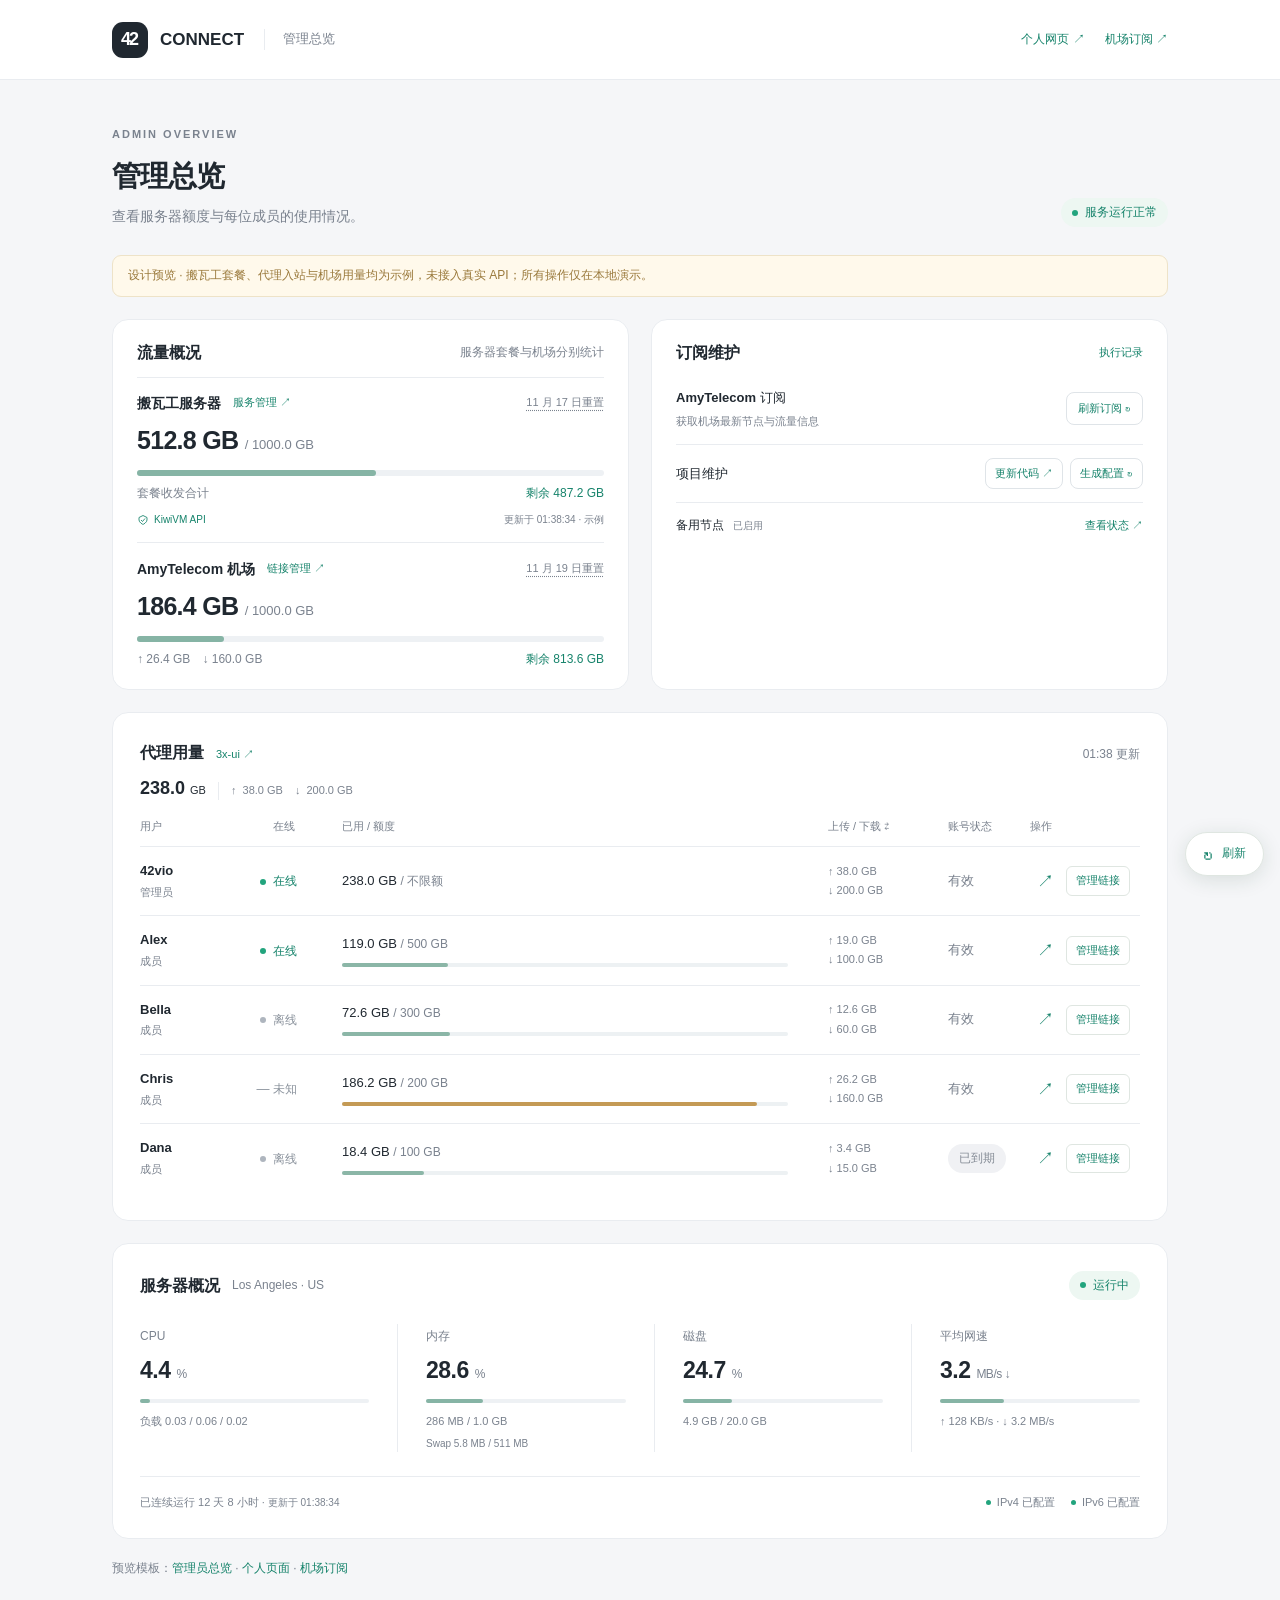
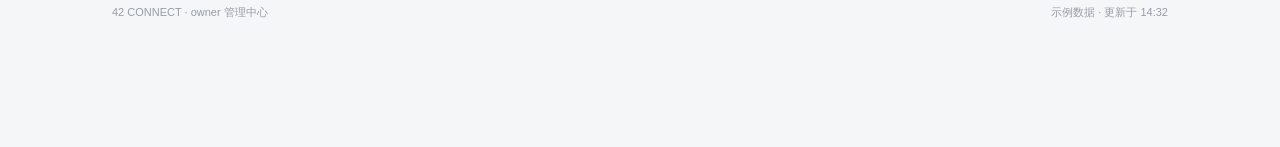
<file: previews/account/admin.html>
<!doctype html>
<html lang="zh-CN">
<head>
<meta charset="utf-8"><meta name="viewport" content="width=device-width, initial-scale=1">
<meta name="referrer" content="no-referrer"><title>42 / 管理总览</title>
<style>
:root{color-scheme:light;--bg:#f5f6f8;--ink:#202830;--muted:#7a828e;--line:#e9ecf0;--green:#16836b;--soft:#edf7f2}*{box-sizing:border-box}body{margin:0;background:var(--bg);color:var(--ink);font:14px/1.6 -apple-system,BlinkMacSystemFont,"Segoe UI","PingFang SC",sans-serif}button,a{font:inherit}button{cursor:pointer}header{height:80px;background:#fff;border-bottom:1px solid var(--line)}.nav{max-width:1120px;margin:auto;height:100%;display:flex;align-items:center;justify-content:space-between;padding:0 32px}.brand{display:flex;align-items:center;gap:12px;font-size:17px;font-weight:650}.logo{background:var(--ink);color:white;border-radius:11px;width:36px;height:36px;display:grid;place-items:center;font-size:18px;letter-spacing:-2px;padding-right:2px}.nav small{color:var(--muted);font-size:13px;font-weight:400;border-left:1px solid var(--line);padding-left:18px;margin-left:8px}.avatar{display:flex;align-items:center;gap:10px;font-size:13px}.avatar span{background:#edf0f4;width:30px;height:30px;border-radius:50%;display:grid;place-items:center;font-weight:600}main{max-width:1120px;margin:46px auto;padding:0 32px}.heading{display:flex;justify-content:space-between;align-items:flex-end;margin-bottom:28px}h1{font-size:29px;letter-spacing:-1px;margin:0 0 6px;font-weight:650}p{margin:0;color:var(--muted)}.eyebrow{font-size:11px;letter-spacing:2px;color:var(--muted);font-weight:600;margin-bottom:9px}.badge{display:inline-flex;gap:7px;align-items:center;background:var(--soft);color:var(--green);border-radius:20px;padding:5px 11px;font-size:12px}.dot{width:6px;height:6px;background:#22a47d;border-radius:50%;display:inline-block}.demo{background:#fff9eb;border:1px solid #eee3c8;color:#9a793b;font-size:12px;padding:10px 15px;border-radius:9px;margin-bottom:22px}.grid{display:grid;grid-template-columns:1.13fr 1fr;gap:22px}.card{background:white;border:1px solid var(--line);border-radius:16px;padding:27px}.card-head{display:flex;justify-content:space-between;align-items:center;margin-bottom:22px}h2{margin:0;font-size:16px;font-weight:600}.subtle{font-size:12px;color:var(--muted)}.usage{display:flex;align-items:center;gap:28px;padding:8px 0 26px}.ring{width:148px;height:148px;flex-shrink:0;background:conic-gradient(var(--green) 0 23.8%,#eef2f4 23.8% 100%);border-radius:50%;padding:11px;transform:rotate(-90deg)}.ring-inner{background:white;border-radius:50%;height:100%;display:flex;flex-direction:column;justify-content:center;align-items:center;transform:rotate(90deg)}.ring strong{font-size:27px;font-weight:600;letter-spacing:-1px}.ring span{font-size:11px;color:var(--muted)}.number{font-size:31px;font-weight:600;letter-spacing:-1.3px;line-height:1.4}.number small{font-size:14px;font-weight:400;letter-spacing:0;color:var(--muted)}.remaining{margin-top:12px;color:var(--green);font-size:12px}.stats{display:grid;grid-template-columns:repeat(3,1fr);border-top:1px solid var(--line);padding-top:20px;gap:10px}.stats label{display:block;color:var(--muted);font-size:11px;margin-bottom:4px}.stats strong{font-size:13px;font-weight:550}.subscription-note{font-size:12px;margin-top:-12px;margin-bottom:22px}.label{font-size:12px;font-weight:550;margin-bottom:8px}.linkbox{display:flex;align-items:center;background:#f7f8fa;border:1px solid var(--line);border-radius:8px;padding:11px 12px;gap:8px}.linkbox code{overflow:hidden;white-space:nowrap;text-overflow:ellipsis;font-size:12px;color:#848c97;flex:1}.icon-btn{border:0;background:none;color:#68717e;padding:0 3px;font-size:15px}.actions{display:grid;grid-template-columns:1fr 1fr;gap:10px;margin-top:13px}.button{border:1px solid #dfe4e8;border-radius:8px;background:white;color:var(--ink);padding:10px 16px;font-size:12px;text-align:center}.primary{background:var(--ink);color:white;border-color:var(--ink)}.help{border-top:1px solid var(--line);margin-top:24px;padding-top:17px}.help summary{font-size:12px;cursor:pointer;color:#606b78}.help p{font-size:12px;padding-top:10px}.privacy{font-size:11px;color:#8c939d;margin-top:18px;display:flex;gap:7px}.server{margin-top:22px}.server .card-head{margin-bottom:24px}.server-title{display:flex;align-items:center;gap:12px}.server-title span{font-size:12px;color:var(--muted)}.metrics{display:grid;grid-template-columns:repeat(4,1fr);gap:28px}.metric+.metric{border-left:1px solid var(--line);padding-left:28px}.metric label{color:var(--muted);font-size:12px}.metric strong{display:block;font-size:23px;font-weight:550;letter-spacing:-.5px;margin:6px 0}.metric strong small{font-size:12px;font-weight:400;color:var(--muted)}.bar{height:4px;background:#eef1f4;border-radius:10px;margin:10px 0}.bar i{display:block;background:#86b4a5;border-radius:10px;height:100%}.metric p{font-size:11px}.server-footer{display:flex;justify-content:space-between;align-items:center;border-top:1px solid var(--line);margin-top:24px;padding-top:17px;font-size:11px;color:var(--muted)}.network{display:flex;gap:16px}.network span{display:flex;align-items:center;gap:6px}.network .dot{width:5px;height:5px}footer{display:flex;justify-content:space-between;margin-top:25px;font-size:11px;color:#969da7}#toast{position:fixed;bottom:28px;left:50%;transform:translateX(-50%);background:var(--ink);color:white;padding:11px 20px;border-radius:9px;font-size:12px;box-shadow:0 8px 30px #20283022}#toast[hidden]{display:none}button:focus-visible,summary:focus-visible{outline:2px solid var(--green);outline-offset:4px}@media(min-width:1000px){.grid>.card{min-height:340px}}@media(max-width:760px){header{height:66px}.nav{padding:0 20px}.nav small{display:none}main{margin:28px auto;padding:0 18px}.heading{margin-bottom:20px}h1{font-size:25px}.heading>p{font-size:11px}.grid{grid-template-columns:1fr;gap:16px}.card{padding:22px;border-radius:13px}.usage{justify-content:center;gap:26px}.ring{width:132px;height:132px}.number{font-size:29px}.server{margin-top:16px}.metrics{grid-template-columns:1fr 1fr;gap:24px}.metric+.metric{padding-left:0;border-left:0}.metric:nth-child(even){border-left:1px solid var(--line);padding-left:22px}.server-title{gap:8px}.server-title span{font-size:11px}.server-footer{align-items:flex-start;gap:12px;flex-direction:column}.stats strong{font-size:12px}footer{margin-top:22px;gap:10px;font-size:10px}.eyebrow{font-size:10px}.demo{font-size:11px}.subtle{font-size:11px}}@media(max-width:450px){.usage{gap:18px}.ring{width:110px;height:110px;padding:9px}.ring strong{font-size:24px}.number{font-size:24px}.number small{font-size:11px}.remaining{font-size:11px}.actions{grid-template-columns:1fr}.avatar{font-size:12px}}@media(prefers-reduced-motion:no-preference){.card{animation:appear .45s ease both}.server{animation-delay:.1s}@keyframes appear{from{opacity:0;transform:translateY(8px)}to{opacity:1;transform:translateY(0)}}}
.clients{margin-top:22px}.client-grid{display:grid;grid-template-columns:repeat(3,minmax(0,1fr));gap:28px}.client-group+.client-group{border-left:1px solid var(--line);padding-left:28px}.client-group h3{font-size:15px;margin:0 0 4px}.client-group p{font-size:12px}.client-group a{display:flex;align-items:center;justify-content:space-between;gap:10px;text-decoration:none;color:var(--ink);font-size:12px;border:1px solid var(--line);border-radius:8px;padding:10px 12px;margin-top:12px}.client-group a:hover{border-color:#a7bdb4;background:var(--soft)}.client-group a span{font-size:11px;color:var(--green)}.client-group .compat-note{font-size:11px;margin-top:12px;line-height:1.7}.download-note{font-size:11px;border-top:1px solid var(--line);padding-top:17px;margin-top:22px}@media(max-width:760px){.clients{margin-top:16px}.client-grid{grid-template-columns:1fr;gap:22px}.client-group+.client-group{padding-left:0;border-left:0;border-top:1px solid var(--line);padding-top:22px}}
.download-entry{display:flex;justify-content:space-between;align-items:center;gap:16px;background:white;border:1px solid var(--line);border-radius:12px;margin-top:22px;padding:18px 24px;color:var(--ink);text-decoration:none}.download-entry strong{font-size:14px;font-weight:600}.download-entry p{font-size:12px;margin-top:3px}.download-entry>span{font-size:12px;color:var(--green);white-space:nowrap}.download-entry:hover{border-color:#a7bdb4}@media(max-width:760px){.download-entry{margin-top:16px;padding:17px 20px}.download-entry>span{font-size:11px}}
.subscription-help{display:flex;align-items:flex-start;gap:18px;border-top:1px solid var(--line);margin-top:24px;padding-top:17px}.subscription-help .help{flex:1;min-width:0;border-top:0;margin-top:0;padding-top:0}.client-shortcut{flex-shrink:0;font-size:12px;color:var(--green);text-decoration:none}.client-shortcut:hover{text-decoration:underline}
.copy-icon{display:inline-flex;align-items:center;justify-content:center;min-width:32px;min-height:32px;border-radius:6px;flex-shrink:0}.copy-icon:hover{background:#e8eee9;color:var(--green)}.copy-icon:active{background:#dce9e2}.linkbox{padding:7px 9px}.subscription-label{display:flex;align-items:center;justify-content:space-between;gap:12px;margin-bottom:8px}.subscription-label .label{margin:0}.import-small{font-size:11px;line-height:1.6;padding:3px 8px;border:1px solid #dce7e1;border-radius:5px;background:var(--soft);color:var(--green);white-space:nowrap}.import-small:hover{background:#deeee6}.admin-overview{display:grid;grid-template-columns:1fr 1fr;gap:22px}.provider-usage{padding:5px 0 18px}.provider-usage .number{font-size:42px}.provider-bar{height:8px;margin:18px 0 10px;background:#edf1f3;border-radius:8px;overflow:hidden}.provider-bar i{display:block;width:23.8%;height:100%;background:var(--green);border-radius:8px}.provider-caption{display:flex;justify-content:space-between;font-size:12px;color:var(--muted)}.billing{display:grid;grid-template-columns:1fr 1fr;gap:20px;border-top:1px solid var(--line);padding-top:18px}.billing label{display:block;font-size:11px;color:var(--muted);margin-bottom:5px}.billing strong{font-size:13px;font-weight:550}.quick-links{display:grid;gap:11px}.quick-links a{display:flex;justify-content:space-between;align-items:center;padding:14px;border:1px solid var(--line);border-radius:8px;text-decoration:none;color:var(--ink);font-size:13px}.quick-links a:hover{background:var(--soft)}.quick-links span{font-size:12px;color:var(--muted)}.users{margin-top:22px}.user-table{width:100%;border-collapse:collapse;text-align:left}.user-table th{font-size:11px;font-weight:400;color:var(--muted);padding:0 12px 13px;border-bottom:1px solid var(--line)}.user-table td{padding:18px 12px;border-bottom:1px solid var(--line);font-size:13px}.user-table tr:last-child td{border-bottom:0}.user-table th:first-child,.user-table td:first-child{padding-left:0}.user-name{font-weight:600}.user-name small{display:block;font-weight:400;color:var(--muted);font-size:11px;margin-top:2px}.mini-bar{width:110px;height:4px;background:#edf1f3;border-radius:8px;margin-top:7px}.mini-bar i{display:block;height:100%;background:#8bb6a7;border-radius:8px}.detail{font-size:12px;color:var(--green);text-decoration:none;white-space:nowrap}.muted-badge{background:#f0f1f4;color:#858c96}.user-table .mobile-label{display:none}.admin-server{margin-top:22px}.preview-navigation{margin-top:20px;font-size:12px;color:var(--muted)}.preview-navigation a{color:var(--green);text-decoration:none}@media(max-width:760px){.admin-overview{grid-template-columns:1fr;gap:16px}.users{margin-top:16px}.user-table,.user-table tbody,.user-table tr,.user-table td{display:block}.user-table thead{display:none}.user-table tr{position:relative;padding:17px 0;border-bottom:1px solid var(--line)}.user-table tr:last-child{border-bottom:0;padding-bottom:0}.user-table td{border:0;padding:5px 0}.user-table td:first-child{padding-top:0}.user-table td:last-child{position:absolute;right:0;top:17px}.user-table .mobile-label{display:inline;color:var(--muted);font-size:11px;margin-right:10px}.user-table .mini-bar{display:inline-block;width:75px;margin:0 0 2px 10px}.user-table td:nth-child(4){position:absolute;right:0;bottom:13px}.provider-usage .number{font-size:35px}}
.admin-shortcuts{display:flex;justify-content:flex-end;gap:20px;margin-top:18px}.admin-shortcuts a{font-size:12px;text-decoration:none;color:var(--green)}.admin-shortcuts a:hover{text-decoration:underline}.traffic-columns{display:grid;grid-template-columns:1fr 1fr;gap:32px}.traffic-part+ .traffic-part{border-left:1px solid var(--line);padding-left:32px}.traffic-part h3{font-size:14px;font-weight:600;margin:0}.traffic-part .card-head{margin-bottom:16px}.traffic-card>.card-head{border-bottom:1px solid var(--line);padding-bottom:19px;margin-bottom:24px}@media(max-width:760px){.traffic-columns{grid-template-columns:1fr;gap:25px}.traffic-part+ .traffic-part{border-left:0;padding-left:0;border-top:1px solid var(--line);padding-top:25px}}.traffic-card{padding:20px 24px}.traffic-card>.card-head{padding-bottom:12px;margin-bottom:16px}.traffic-columns{gap:24px}.traffic-part+ .traffic-part{padding-left:24px}.traffic-part .card-head{margin-bottom:8px}.traffic-part .provider-usage{padding:0 0 12px}.traffic-part .provider-usage>.subtle{display:none}.traffic-part .provider-usage .number{font-size:29px;line-height:1.35}.traffic-part .provider-usage .number small{font-size:12px}.traffic-part .provider-bar{height:5px;margin:10px 0 7px}.traffic-part .provider-caption{font-size:11px}.traffic-part .billing{padding-top:10px;gap:12px}.traffic-part .billing label{font-size:10px;margin-bottom:2px}.traffic-part .billing strong{font-size:12px}.traffic-part>p.subtle{display:none}@media(max-width:760px){.traffic-card{padding:18px 20px}.traffic-columns{gap:16px}.traffic-part+ .traffic-part{padding-left:0;padding-top:16px}.traffic-part .provider-usage .number{font-size:27px}}
.traffic-columns{grid-template-columns:1fr;gap:14px}.traffic-part+ .traffic-part{border-left:0;padding-left:0;border-top:1px solid var(--line);padding-top:14px}.traffic-card>.card-head{margin-bottom:13px}.traffic-part .card-head{margin-bottom:4px}.traffic-part .provider-usage{padding-bottom:7px}.traffic-part .provider-usage .number{font-size:25px}.traffic-part .provider-bar{margin:6px 0 5px}.traffic-part .billing{display:flex;justify-content:space-between;border-top:0;padding-top:3px;gap:10px}.traffic-part .billing>div{display:flex;align-items:baseline;gap:6px;flex-wrap:wrap}.traffic-part .billing label{margin:0}.traffic-part .billing strong{font-size:10px}.admin-overview{align-items:stretch}.traffic-card{padding:20px 24px}@media(max-width:760px){.traffic-card{padding:18px 20px}.traffic-part+ .traffic-part{padding-top:14px}.traffic-part .provider-usage .number{font-size:25px}}
.presence{display:inline-flex;align-items:center;gap:7px;font-size:12px;white-space:nowrap}.presence i{width:6px;height:6px;border-radius:50%;background:#aeb5be}.presence.online{color:var(--green)}.presence.online i{background:#22a47d}.presence.offline,.presence.unknown{color:#8a929c}.presence.unknown>span{font-size:13px}@media(max-width:760px){.user-table td:nth-child(4){position:static}.user-table td:nth-child(5){position:absolute;right:0;bottom:18px}.user-table td:nth-child(5)>.mobile-label{display:none}.user-table td:last-child{top:17px;bottom:auto}}
@media(max-width:760px){.user-table td:nth-child(2){position:absolute;right:0;top:17px;padding:0}.user-table td:nth-child(2)>.mobile-label{display:none}.user-table td:nth-child(4),.user-table td:nth-child(5){position:static}.user-table td:nth-child(5)>.mobile-label{display:inline}.user-table td:last-child{top:auto;bottom:17px}}
.maintenance>p{margin-top:-10px;margin-bottom:20px}.maintenance-action{display:flex;align-items:center;justify-content:space-between;gap:16px;padding:20px 0;border-bottom:1px solid var(--line)}.maintenance-action strong{font-size:13px;font-weight:550}.maintenance-action p{font-size:11px;margin-top:4px}.maintenance-action button{white-space:nowrap;color:var(--green);font-size:11px;padding:7px 11px}.maintenance-footer{display:flex;align-items:center;gap:7px;color:#697481;font-size:11px;padding-top:20px}.maintenance-footer .subtle{margin-left:auto}.user-actions{display:flex;align-items:center;justify-content:flex-end;gap:16px}.manage-link{border:1px solid #dfe6e1;background:white;color:var(--green);border-radius:6px;font-size:11px;padding:5px 9px;white-space:nowrap}.manage-link:hover{background:var(--soft)}.operation-history{margin-top:22px}.history-row{display:flex;align-items:center;gap:20px;padding:13px 0;border-top:1px solid var(--line)}.history-row>div{display:flex;flex-direction:column;gap:3px;flex:1}.history-row strong{font-size:12px;font-weight:550}.history-row time{font-size:11px;color:var(--muted)}.history-row .badge{padding:3px 9px;font-size:11px}dialog{border:1px solid var(--line);border-radius:16px;padding:26px;width:min(570px,calc(100% - 32px));color:var(--ink);box-shadow:0 22px 90px #15252233}dialog::backdrop{background:#1c26394d;backdrop-filter:blur(3px)}.dialog-head{display:flex;justify-content:space-between;align-items:center;margin-bottom:5px}.dialog-head h2{font-size:19px}.close-dialog{border:0;background:#f4f5f7;border-radius:6px;padding:3px 9px;color:#7a828e;font-size:19px}.dialog-note{font-size:12px;margin-bottom:22px}.modal-link{padding:16px 0;border-top:1px solid var(--line)}.modal-link .label{display:flex;justify-content:space-between;align-items:center}.modal-link input{font-family:ui-monospace,monospace;min-width:0;flex:1;border:0;background:transparent;color:#6f7985;font-size:11px;width:100%;outline-offset:4px}.modal-link .linkbox{gap:10px}.modal-link button[data-copy]{border:0;background:transparent;color:var(--green);font-size:12px;white-space:nowrap}.rotate-link{font-size:11px;color:#a07139;border:0;background:none;padding:3px 0}.warning-note{font-size:11px;background:#fff9eb;color:#957133;padding:10px 12px;border-radius:7px;margin-top:16px}.confirm-text{font-size:13px;line-height:1.8;color:#697481;margin:18px 0 24px}.dialog-actions{display:flex;justify-content:flex-end;gap:10px}.dialog-actions .danger{background:#915b32;color:white;border-color:#915b32}#admin-toast{position:fixed;left:50%;bottom:25px;transform:translateX(-50%);background:var(--ink);color:white;border-radius:8px;padding:12px 20px;font-size:12px;z-index:99;max-width:calc(100% - 32px)}.admin-overview{align-items:stretch}@media(max-width:760px){.user-table td:last-child{position:static;padding-top:12px}.user-actions{justify-content:flex-start;gap:20px}.maintenance-action{padding:17px 0}.operation-history{margin-top:16px}.history-row{gap:10px}.history-row .subtle{font-size:10px}dialog{padding:21px}.history-row time{font-size:10px}}
.mobile-member-note{display:none}@media(max-width:760px){.users{padding:18px 16px}.users .card-head{margin-bottom:8px;gap:10px}.users .card-head>.subtle{font-size:10px;text-align:right;max-width:55%}.mobile-member-note{display:block;font-size:10px;margin-bottom:10px}.user-table tr{display:grid;grid-template-columns:minmax(70px,.8fr) minmax(110px,1.2fr) 62px;grid-template-rows:auto auto;column-gap:10px;row-gap:2px;padding:10px 0;min-height:64px;align-items:center}.user-table tr:last-child{padding-bottom:10px}.user-table td{position:static!important;padding:0!important;min-width:0}.user-table td:first-child{grid-column:1;grid-row:1;font-size:13px;line-height:1.4}.user-name small{display:none}.user-table td:nth-child(2){grid-column:1;grid-row:2;align-self:start}.user-table .presence{font-size:10px;line-height:1.4;gap:5px}.user-table .presence i{width:5px;height:5px}.user-table td:nth-child(3){grid-column:2;grid-row:1 / span 2;font-size:12px;line-height:1.5}.user-table td:nth-child(3)>.subtle{font-size:10px}.user-table .mini-bar{display:block;width:100%;max-width:120px;height:3px;margin:5px 0 0}.user-table .mobile-label{display:none!important}.user-table td:nth-child(4),.user-table td:nth-child(5){display:none}.user-table td:last-child{grid-column:3;grid-row:1 / span 2;position:static!important}.user-actions{flex-direction:column;align-items:stretch;gap:4px}.user-actions .detail{font-size:10px;text-align:center;line-height:1.5}.user-actions .manage-link{font-size:10px;padding:3px 5px;line-height:1.5}.user-table tr[data-expired] .user-name::after{content:'不可用';display:inline-block;font-size:9px;color:#9a793b;background:#fff5e3;border-radius:3px;padding:1px 3px;margin-left:5px;font-weight:400}.user-table .user-name{overflow-wrap:anywhere}}
@media(max-width:760px){header{height:56px}.nav{padding:0 16px}.logo{width:30px;height:30px;border-radius:9px;font-size:16px}.brand{gap:9px;font-size:15px}.avatar{font-size:11px;gap:6px}.avatar span{width:26px;height:26px}main{margin:20px auto;padding:0 14px}.heading{margin-bottom:14px}.eyebrow{margin-bottom:5px;font-size:9px;letter-spacing:1.5px}h1{font-size:23px;margin-bottom:3px}.heading p{font-size:12px}.heading .badge{font-size:10px;padding:4px 8px}.demo{padding:8px 10px;margin-bottom:14px;font-size:10px;line-height:1.6}.card{padding:16px;border-radius:12px}.card-head{margin-bottom:13px}h2{font-size:14px}.admin-overview{gap:12px}.traffic-card{padding:16px}.traffic-card>.card-head{padding-bottom:9px;margin-bottom:11px}.traffic-columns{gap:11px}.traffic-part+.traffic-part{padding-top:11px}.traffic-part .card-head{margin-bottom:3px}.traffic-part h3{font-size:12px}.traffic-part .card-head>.subtle{font-size:10px}.traffic-part .provider-usage{padding-bottom:5px}.traffic-part .provider-usage .number{font-size:23px;line-height:1.3}.traffic-part .provider-usage .number small{font-size:11px}.traffic-part .provider-bar{height:4px;margin:6px 0 4px}.traffic-part .provider-caption{font-size:10px}.traffic-part .billing{padding-top:2px;gap:6px}.traffic-part .billing label,.traffic-part .billing strong{font-size:9px}.maintenance .card-head{margin-bottom:10px}.maintenance>p{font-size:10px;margin:0 0 6px}.maintenance-action{padding:12px 0;gap:10px}.maintenance-action strong{font-size:12px}.maintenance-action p{font-size:10px;margin-top:2px;line-height:1.5}.maintenance-action button{font-size:10px;padding:7px 9px;min-height:32px}.maintenance-footer{padding-top:11px;font-size:10px;gap:6px}.maintenance-footer .subtle{font-size:9px}.operation-history{margin-top:12px;padding:15px 16px}.operation-history .card-head{margin-bottom:9px}.history-row{padding:9px 0;gap:10px}.history-row strong{font-size:11px}.history-row>div{gap:2px}.history-row .subtle{font-size:9px}.history-row .badge{font-size:9px;padding:2px 7px}.history-row time{font-size:9px}.server{margin-top:12px;padding:16px}.server .card-head{margin-bottom:14px}.server-title{gap:7px}.server-title span{font-size:10px}.server .badge{font-size:10px;padding:3px 8px}.metrics{gap:16px 20px}.metric:nth-child(even){padding-left:20px}.metric label{font-size:11px}.metric strong{font-size:21px;margin:3px 0;line-height:1.3}.metric strong small{font-size:10px}.metric .bar{height:3px;margin:7px 0}.metric p{font-size:10px}.server-footer{margin-top:15px;padding-top:11px;font-size:10px;gap:8px}.network{gap:13px}.users{margin-top:12px}.preview-navigation{margin-top:16px;font-size:10px}footer{margin-top:16px;font-size:9px;gap:8px}.phone-preview-note{font-size:10px}}

/* Shared traffic layout for account pages and both administrator sources. */
.usage-linear{display:block;padding:4px 0 18px}.usage-linear .number{font-size:32px;margin:5px 0}.usage-linear .number small{font-size:13px}.usage-linear .bar{height:6px;margin:12px 0 8px}.usage-caption{display:flex;justify-content:space-between;gap:12px;color:var(--muted);font-size:12px;flex-wrap:wrap}.usage-caption .remaining{margin:0;color:var(--green);font-size:inherit}.traffic-part .usage-linear{padding:0 0 10px}.traffic-card .usage-linear .number{font-size:25px}.traffic-part .stats{padding-top:10px}.traffic-part .stats strong{font-size:12px}.usage-card>.card-head{align-items:flex-start}.usage-card>.card-head .subtle{max-width:55%}.recommended{font-size:10px;font-style:normal;font-weight:500;color:var(--green);background:var(--soft);border-radius:4px;padding:1px 6px;margin-right:auto;white-space:nowrap}.client-group a{flex-wrap:wrap;gap:7px}.client-group a>span{margin-left:auto}
@media(max-width:760px){.usage-linear{padding-bottom:14px}.usage-linear .number{font-size:27px}.usage-linear .number small{font-size:11px}.usage-caption{font-size:11px;gap:5px}.traffic-card .usage-linear .number{font-size:23px}.traffic-part .stats strong{font-size:10px}.traffic-part .stats label{font-size:9px}.user-table .mini-bar{display:block!important;margin-top:5px;width:100%;max-width:120px}}
.divider{border:0;border-top:1px solid var(--line);margin:14px 0}
.transfer{display:inline-flex;gap:12px;flex-wrap:wrap}.reset-line{display:flex;justify-content:space-between;gap:12px;border-top:1px solid var(--line);padding-top:10px;font-size:11px;color:var(--muted)}.reset-line strong{font-weight:500;color:var(--ink)}@media(max-width:760px){.transfer{gap:8px}.reset-line{font-size:10px;padding-top:8px}}

.reset-hint{font-size:11px;font-weight:400;white-space:normal}.usage-card>.card-head,.traffic-part>.card-head{gap:12px;align-items:center}.usage-card .usage-linear{padding-bottom:0}.traffic-part .usage-linear{padding-bottom:0}@media(max-width:760px){.reset-hint{font-size:10px}}
/* One traffic presentation for administrator and standalone account cards. */
.grid>.usage-card{min-height:0;min-width:0;align-self:start}
:is(.usage-card,.traffic-part)>.card-head{gap:12px;align-items:center;margin-bottom:8px}
:is(.usage-card,.traffic-part)>.card-head :is(h2,h3){font-size:14px;margin:0;font-weight:600}
:is(.usage-card,.traffic-part) .reset-hint{font-size:11px;max-width:55%}
:is(.usage-card,.traffic-part) .usage-linear{display:block;padding:0}
:is(.usage-card,.traffic-part) .usage-linear .number{font-size:25px;line-height:1.4;letter-spacing:-.7px;margin:0;text-align:left}
:is(.usage-card,.traffic-part) .usage-linear .number small{font-size:13px;font-weight:400;letter-spacing:0}
:is(.usage-card,.traffic-part) .usage-linear .bar{height:6px;margin:12px 0 8px}
:is(.usage-card,.traffic-part) .usage-caption{display:flex;justify-content:space-between;align-items:center;font-size:12px;gap:8px;margin:0}
:is(.usage-card,.traffic-part) .transfer{gap:12px}
:is(.usage-card,.traffic-part) .usage-caption .remaining{font-weight:400}
@media(max-width:760px){.grid{grid-template-columns:minmax(0,1fr)}.grid>.card{min-width:0}:is(.usage-card,.traffic-part) .usage-linear .number{font-size:23px!important}:is(.usage-card,.traffic-part) .usage-linear .number small{font-size:11px}:is(.usage-card,.traffic-part) .usage-linear .bar{height:4px;margin:9px 0 7px}:is(.usage-card,.traffic-part) .usage-caption{font-size:11px}:is(.usage-card,.traffic-part) .transfer{gap:8px}:is(.usage-card,.traffic-part) .reset-hint{font-size:10px}}

/* Give traffic the main share of each desktop member row. */
@media(min-width:761px){
.user-table{table-layout:fixed}
.user-table th:nth-child(1){width:108px}
.user-table th:nth-child(2){width:82px}
.user-table th:nth-child(3){width:auto}
.user-table th:nth-child(4){width:120px}
.user-table th:nth-child(5){width:82px}
.user-table th:nth-child(6){width:122px}
.user-table td:first-child{overflow-wrap:anywhere}
.user-table td:nth-child(3){padding-right:28px}
.user-table td:nth-child(3)>.subtle{white-space:nowrap}
.user-table .mini-bar{width:100%;max-width:none;margin-top:8px;height:4px}
.user-table td:last-child{padding-right:0}
}
@media(min-width:761px) and (max-width:1000px){.user-table .user-actions{flex-direction:column;align-items:flex-end;gap:6px}.user-table td:nth-child(3){padding-right:18px}}

/* Prioritize the usage column on narrow member lists as well. */
@media(max-width:760px){
.user-table tr{grid-template-columns:52px minmax(0,1fr) 88px;column-gap:12px}
.user-table td:nth-child(3){overflow-wrap:anywhere}
.user-table .user-actions{align-items:flex-end;gap:0}
.user-table .mini-bar{width:100%;max-width:none;margin:6px 0 0}
}

.server-tools{display:flex;align-items:center;gap:10px}.server-refresh{padding:4px 9px;font-size:11px;white-space:nowrap;color:var(--green)}.server-refresh:disabled{opacity:.55;cursor:wait}

.maintenance .history-toggle{font-size:11px;padding:0;color:var(--green);white-space:nowrap}#history-dialog{max-height:80dvh;overflow-y:auto}#history-dialog .history-row>div{min-width:0;overflow-wrap:anywhere}#history-dialog .history-row>.badge,#history-dialog .history-row>time{flex-shrink:0}@media(max-width:480px){#history-dialog .history-row{display:grid;grid-template-columns:minmax(0,1fr) auto;gap:6px 12px}#history-dialog .history-row>div{grid-row:span 2}#history-dialog .history-row>time{text-align:right}}

.history-delete{border:0;background:transparent;color:var(--muted);font-size:11px;padding:6px;white-space:nowrap}.history-delete:hover{color:#a14d42}

.history-tools{display:flex;align-items:center;gap:10px}

.floating-refresh{position:fixed;right:max(16px,calc((100vw - 1120px)/2 - 88px));bottom:max(24px,env(safe-area-inset-bottom));z-index:30;display:flex;align-items:center;gap:9px;border:1px solid #dfe6e1;border-radius:999px;padding:11px 17px;background:#fff;color:var(--green);box-shadow:0 4px 20px #173c2920;font-size:12px;cursor:pointer}footer{padding-bottom:80px}.floating-refresh:hover{background:var(--soft)}.floating-refresh:disabled{opacity:.65;cursor:wait}.floating-refresh .refresh-icon{font-size:20px;line-height:1}.floating-refresh[aria-busy="true"] .refresh-icon{animation:refresh-spin .8s linear infinite}.metric .swap-usage{font-size:10px;color:var(--muted);margin-top:5px}.refresh-stamp{font-size:10px;color:var(--muted)}@keyframes refresh-spin{to{transform:rotate(360deg)}}@media(max-width:760px){.floating-refresh{right:16px;bottom:max(18px,env(safe-area-inset-bottom));padding:10px 14px;font-size:11px}.metric .swap-usage{font-size:9px}footer{padding-bottom:55px}}@media(prefers-reduced-motion:reduce){.floating-refresh[aria-busy="true"] .refresh-icon{animation:none}}

.backup-card{margin-top:22px;padding:22px 24px}.backup-heading{display:flex;align-items:center;gap:10px}.backup-heading h2{margin:0}.backup-card .card-head{margin-bottom:15px;gap:12px}.backup-demo{display:flex;align-items:center;gap:8px;font-size:10px;color:var(--muted)}.backup-demo select{font:inherit;border:1px solid var(--line);border-radius:6px;background:white;color:var(--muted);padding:5px 7px}.backup-summary{display:grid;grid-template-columns:1fr 1.2fr 1fr;gap:22px}.backup-summary label{display:block;font-size:11px;color:var(--muted);margin-bottom:4px}.backup-summary strong{font-size:14px;font-weight:550}.backup-summary small{font-size:11px;color:var(--muted);font-weight:400}.backup-caption{font-size:11px;color:var(--muted);margin-top:14px}.backup-details{border-top:1px solid var(--line);margin-top:15px;padding-top:12px}.backup-details summary{font-size:12px;color:var(--green);cursor:pointer;width:fit-content}.backup-detail-grid{display:grid;grid-template-columns:1fr 1fr;gap:24px;margin-top:14px}.backup-detail-grid h3{font-size:11px;font-weight:500;color:var(--muted);margin:0 0 8px}.backup-node-list{list-style:none;padding:0;margin:0;display:flex;flex-wrap:wrap;gap:7px}.backup-node-list li,.backup-user{font-size:11px;padding:4px 9px;border:1px solid var(--line);border-radius:6px;background:#fafbfc;color:#58636e}.backup-users{display:flex;flex-wrap:wrap;gap:7px}.backup-exclusions{font-size:11px;margin-top:8px}.backup-notice{font-size:11px;background:#fff9eb;border:1px solid #eee3c8;color:#957133;border-radius:7px;padding:9px 12px;margin-top:13px}.backup-empty{font-size:12px;color:var(--muted);padding:4px 0 1px}.backup-card .badge{font-size:10px;padding:3px 8px}.backup-error-badge{color:#957133;background:#fff4de}.backup-neutral-badge{background:#f0f2f5;color:var(--muted)}@media(max-width:760px){.backup-card{margin-top:12px;padding:16px}.backup-card .card-head{align-items:center;margin-bottom:12px}.backup-heading{gap:7px}.backup-demo{gap:5px;font-size:9px}.backup-demo select{max-width:90px;padding:4px}.backup-summary{grid-template-columns:1fr 1fr;gap:12px}.backup-summary>div:last-child{grid-column:1 / -1}.backup-summary label{font-size:10px;margin-bottom:2px}.backup-summary strong{font-size:12px}.backup-summary small{font-size:10px}.backup-caption{font-size:10px;margin-top:11px;line-height:1.7}.backup-details{margin-top:11px;padding-top:10px}.backup-details summary{font-size:11px}.backup-detail-grid{grid-template-columns:1fr;gap:13px;margin-top:12px}.backup-node-list li,.backup-user{font-size:10px;padding:3px 7px}.backup-exclusions,.backup-notice,.backup-empty{font-size:10px}.backup-card .badge{font-size:9px;white-space:nowrap}.backup-detail-grid h3{font-size:10px}}

.backup-access{display:flex;align-items:center;justify-content:space-between;gap:12px;padding:13px 0 0;font-size:12px}.backup-access>div{display:flex;align-items:center;gap:9px}.backup-entry-state{color:var(--muted);font-size:10px}.backup-detail-link{border:0;background:none;color:var(--green);font-size:11px;padding:4px 0;white-space:nowrap}.backup-dialog-bar{display:flex;justify-content:space-between;align-items:center;margin:15px 0 18px}#backup-dialog{width:min(650px,calc(100% - 32px));max-height:85dvh;overflow-y:auto}#backup-dialog .badge{font-size:10px;padding:3px 8px}#backup-dialog .backup-summary{grid-template-columns:1fr 1fr;gap:16px}#backup-dialog .backup-summary>div:last-child{grid-column:1 / -1}.backup-terminal-note{margin-top:14px;padding-top:12px;border-top:1px solid var(--line);font-size:11px;line-height:1.7;color:var(--muted)}.subscription-backup-note{font-size:11px;color:var(--muted);margin:6px 0 9px}.subscription-backup-note.with-backup{color:var(--green)}@media(max-width:760px){.backup-access{font-size:11px;padding-top:10px}.backup-detail-link{font-size:10px}#backup-dialog{padding:20px}#backup-dialog .backup-summary{gap:13px}.backup-terminal-note,.subscription-backup-note{font-size:10px}}

/* Provider quota preview: kept separate from proxy traffic. */
.provider-meta{display:flex;align-items:center;justify-content:space-between;gap:10px;margin-top:9px;color:var(--muted);font-size:10px;flex-wrap:wrap}
.provider-source{display:inline-flex;align-items:center;gap:5px;color:var(--green)}
.provider-source svg{width:12px;height:12px;flex-shrink:0}
.provider-caption-note{color:var(--muted)}
@media(max-width:760px){.provider-meta{font-size:9px;margin-top:7px;gap:5px}}

.proxy-usage-summary{display:flex;align-items:baseline;flex-wrap:wrap;gap:6px 10px;margin-top:12px;font-size:11px;color:var(--muted)}
.proxy-usage-summary strong{font-weight:500;color:var(--ink);white-space:nowrap}.proxy-usage-summary .transfer{margin-left:auto;display:inline-flex;gap:10px}
@media(max-width:760px){.proxy-usage-summary{font-size:10px;gap:5px 8px;margin-top:10px}.proxy-usage-summary .transfer{gap:8px}}
@media(max-width:380px){.proxy-usage-summary .transfer{width:100%;margin-left:0}}

/* Compact proxy counters stay grouped beneath the provider quota. */
.proxy-usage-summary{display:flex;align-items:baseline;justify-content:flex-start;flex-wrap:wrap;gap:5px 12px;margin-top:11px;padding:0;background:none;border:0;border-radius:0;font-size:11px;color:var(--muted)}
.proxy-usage-heading{display:inline-flex;align-items:baseline;gap:9px}.proxy-usage-heading strong{font-size:18px;font-weight:600;color:var(--ink);line-height:1.5}.proxy-usage-heading strong small{font-size:11px;font-weight:400}
.proxy-usage-summary .transfer{display:inline-flex;gap:12px;margin:0 0 0 0;padding-left:12px;border-left:1px solid var(--line);width:auto;font-size:11px}.proxy-usage-summary .transfer>span{white-space:nowrap}.proxy-usage-summary .transfer b{font-weight:400;color:var(--muted);margin-left:3px}
@media(max-width:760px){.proxy-usage-summary{margin-top:9px;gap:5px 8px;font-size:10px}.proxy-usage-heading{gap:8px}.proxy-usage-heading strong{font-size:16px}.proxy-usage-heading strong small,.proxy-usage-summary .transfer{font-size:10px}.proxy-usage-summary .transfer{gap:9px;padding-left:9px}}
@media(max-width:420px){.proxy-usage-summary .transfer{flex-basis:100%;padding-left:0;border-left:0}}

/* Put proxy totals next to their member breakdown. */
.users>.card-head{margin-bottom:8px}.member-usage-summary{margin:0 0 16px;padding:0 0 12px;border-bottom:1px solid var(--line)}
@media(max-width:760px){.users>.card-head{margin-bottom:7px}.member-usage-summary{margin:0 0 8px;padding-bottom:8px}}

/* Mobile: put proxy usage ahead of subscription maintenance. */
@media(max-width:760px){
  main:has(>#members){display:flex;flex-direction:column}
  main:has(>#members)>.admin-overview{display:contents}
  main:has(>#members)>#members{order:1}
  main:has(>#members) .maintenance{order:2;margin-top:12px}
  main:has(>#members)>#server-overview{order:3}
  main:has(>#members)>.preview-navigation{order:4}
  main:has(>#members)>footer{order:5}
}

.reset-info{position:relative;text-align:right}
.reset-info summary{cursor:pointer;list-style:none;text-decoration:underline dotted;text-underline-offset:4px}
.reset-info summary::-webkit-details-marker{display:none}
.reset-info summary:focus-visible{outline:2px solid var(--green);outline-offset:4px;border-radius:3px}
.reset-tooltip{position:absolute;right:0;top:calc(100% + 9px);z-index:10;width:max-content;max-width:min(260px,80vw);padding:9px 12px;border:1px solid var(--line);border-radius:9px;background:#fff;color:var(--ink);box-shadow:0 6px 20px #20283014;font-size:11px;line-height:1.6;text-align:left;font-weight:400}

.nav-shortcuts{display:flex;align-items:center;gap:20px;font-size:12px;white-space:nowrap}
.nav-shortcuts a{color:var(--green);text-decoration:none;padding:8px 0}
.nav-shortcuts a:hover{text-decoration:underline;text-underline-offset:4px}
@media(max-width:760px){.nav-shortcuts{gap:12px;font-size:11px}}
/* Link management preview: pages contain subscription links. */
#manage-dialog{width:min(660px,calc(100% - 32px));max-height:90dvh;overflow-y:auto;padding:24px}
#manage-dialog>.dialog-note{margin:6px 0 18px;font-size:12px;line-height:1.7}
#manage-dialog .dialog-head h2{font-size:17px}
.link-relation{padding:0;border:0;border-radius:0;background:transparent}
.link-relation+.link-relation{margin-top:20px;padding-top:20px;border-top:1px solid var(--line)}
.relation-heading{display:flex;justify-content:space-between;align-items:flex-start;gap:12px;margin-bottom:10px}
.relation-heading h3{font-size:14px;font-weight:600;margin:0 0 2px}
.relation-heading p{font-size:11px;line-height:1.6}
.relation-heading .rotate-link{flex-shrink:0;color:var(--muted);padding-top:2px}
.relation-heading .rotate-link:hover,.relation-child-heading .rotate-link:hover{color:var(--green)}
.relation-linkbox{padding:3px 7px 3px 10px;background:#f7f8fa;border-color:#e9ecf0;gap:8px;min-width:0;border-radius:7px}
.relation-linkbox input{font-family:ui-monospace,SFMono-Regular,Menlo,monospace;font-size:11px;flex:1;min-width:0;width:0;padding:5px 0;border:0;outline:none;background:transparent;color:#7a828e;overflow:hidden;text-overflow:ellipsis}
.relation-linkbox .page-open{font-size:11px;text-decoration:none;color:var(--green);white-space:nowrap;padding:5px 0}
.relation-linkbox .relation-copy{display:inline-flex;align-items:center;justify-content:center;width:30px;height:30px;padding:6px;border:0;border-radius:5px;background:transparent;color:var(--green);flex-shrink:0}
.relation-copy svg{width:16px;height:16px}
.relation-linkbox .relation-copy:hover{background:#e8eee9}
.relation-children{margin:14px 0 0 5px;padding:0 0 0 14px;border-left:2px solid #e0eae5}
.relation-child-heading{display:flex;align-items:center;justify-content:space-between;gap:8px;color:var(--muted);font-size:11px;margin-bottom:8px}
.relation-child-heading .rotate-link{color:var(--muted);font-size:10px}
.relation-subscription+.relation-subscription{margin-top:12px}
.relation-subtitle{display:flex;align-items:baseline;justify-content:flex-start;flex-wrap:wrap;gap:2px 8px;margin-bottom:5px}
.relation-subtitle strong{font-size:12px;font-weight:500}
.relation-composition{font-size:10px;color:var(--muted);text-align:left}.relation-composition::before{content:"·";margin-right:8px;color:#a4abb4}
.relation-shared{display:flex;flex-wrap:wrap;align-items:center;justify-content:space-between;gap:4px 8px;margin-top:12px;font-size:11px}
.relation-shared>span{color:var(--ink)}
.relation-jump{border:0;padding:3px 0;background:transparent;color:var(--green);font-size:10px}
.relation-shared-note{font-size:10px;line-height:1.7;margin-top:9px}
#manage-dialog>.warning-note{font-size:10px;margin-top:14px;padding-top:0;border-top:0}
#airport-link-group{scroll-margin:16px}
@media(max-width:760px){#manage-dialog{padding:18px;width:calc(100% - 24px);max-height:90dvh}#manage-dialog .dialog-head h2{font-size:15px}#manage-dialog>.dialog-note{font-size:11px;margin-bottom:14px}.link-relation{padding:0}.relation-heading{gap:8px}.relation-heading h3{font-size:13px}.relation-heading p{font-size:10px}.relation-heading .rotate-link{font-size:10px}.relation-children{margin-left:2px;padding-left:11px}.relation-composition{font-size:9px}.relation-shared{font-size:10px}.relation-linkbox input{font-size:10px}.relation-linkbox .page-open{font-size:10px}.relation-linkbox .relation-copy{width:28px;height:30px;padding:6px}.relation-child-heading{font-size:10px}.relation-shared-note{font-size:9px}}

.linkbox .reveal-icon,.linkbox .copy-icon,.linkbox .relation-copy{display:inline-flex;align-items:center;justify-content:center;width:32px;min-width:32px;height:32px;padding:6px;border:0;border-radius:6px;background:transparent;color:var(--muted);flex-shrink:0;cursor:pointer}
.linkbox .reveal-icon:hover,.linkbox .copy-icon:hover,.linkbox .relation-copy:hover{background:#e8eee9;color:var(--green)}
.linkbox .reveal-icon[aria-pressed="true"],.linkbox .is-copied{color:var(--green)}
.reveal-icon .eye-hide,.copy-done{display:none}
.reveal-icon[aria-pressed="true"] .eye-show{display:none}
.reveal-icon[aria-pressed="true"] .eye-hide,.is-copied .copy-done{display:inline}
.is-copied .copy-symbol{display:none}
.linkbox .reveal-icon svg,.linkbox .copy-icon svg,.linkbox .relation-copy svg{width:17px;height:17px;pointer-events:none}

#manage-dialog .rotate-link[data-rotate]{color:#a07139;font-weight:500}
#manage-dialog .rotate-link[data-rotate]:hover{color:#865a28;text-decoration:underline;text-underline-offset:3px}

.user-name .user-page{display:inline-flex;align-items:baseline;gap:5px;color:var(--ink);text-decoration:none;font-weight:inherit}
.user-name .user-page>span{font-size:10px;font-weight:400;color:var(--muted)}
.user-name .user-page:hover,.user-name .user-page:hover>span{color:var(--green)}
.user-name .user-page:focus-visible{outline:2px solid var(--green);outline-offset:4px;border-radius:3px}

@media(max-width:760px){.user-table .user-actions .manage-link{width:auto;min-width:52px;min-height:30px;padding:3px 5px;font-size:10px;line-height:1.5}}
.relation-shared>strong{font-size:12px;font-weight:500;color:var(--ink)}
@media(max-width:760px){.user-name .user-page{max-width:100%}.user-name .user-page>span{flex-shrink:0}}

.user-table .user-actions{flex-direction:row;align-items:center;justify-content:flex-end;gap:6px}
.user-page-icon{display:inline-flex;align-items:center;justify-content:center;flex-shrink:0;width:30px;height:30px;border-radius:6px;color:var(--green);text-decoration:none;font-size:17px;line-height:1}
.user-page-icon:hover{background:var(--soft)}
.user-page-icon:focus-visible{outline:2px solid var(--green);outline-offset:2px}
@media(max-width:760px){.user-table .user-actions{flex-direction:row;align-items:center;justify-content:flex-end;gap:4px}.user-page-icon{width:30px;height:32px;font-size:16px}.user-table .user-actions .manage-link{min-width:52px;min-height:30px}}

.traffic-title-tools,.proxy-heading-tools{display:flex;align-items:center;gap:12px;min-width:0}
.traffic-title-tools h3{margin:0}
.section-shortcut{border:0;background:transparent;text-decoration:none;padding:3px 0;color:var(--green);font-size:11px;line-height:1.6;white-space:nowrap}
.section-shortcut:hover{text-decoration:underline;text-underline-offset:3px}
.panel-shortcut{display:inline-flex;align-items:center;gap:6px}
.panel-closed{font-size:9px;padding:1px 5px;border-radius:4px;color:var(--muted);background:#f1f3f5}
.users>.card-head{flex-wrap:wrap;gap:6px 12px}
.users>.card-head>.subtle{margin-left:auto}
@media(max-width:760px){.traffic-title-tools,.proxy-heading-tools{gap:8px}.section-shortcut{font-size:10px}.panel-shortcut{gap:4px}.panel-closed{font-size:9px;padding:1px 4px}}

@media(min-width:761px){.user-table th{padding-top:0;padding-bottom:8px}.user-table th:last-child{text-align:right;padding-right:0}.member-usage-summary{margin-bottom:12px}}

.member-usage-summary{border-bottom:0;padding-bottom:0}
.user-table .account-normal{color:var(--muted);font-size:12px;font-weight:400}
@media(max-width:760px){.member-usage-summary{padding-bottom:0}}

/* Align the usage heading and table labels with their content. */
.users>.card-head{align-items:baseline;margin-bottom:10px}
.proxy-heading-tools{align-items:baseline}
.proxy-heading-tools .section-shortcut{padding-top:0;padding-bottom:0}
.member-usage-summary{margin-bottom:16px}
@media(min-width:761px){
 .user-table th{padding-top:0;padding-bottom:10px;vertical-align:bottom}
 .user-table th:nth-child(2){padding-left:25px}
 .user-table th:last-child{text-align:left;padding-left:12px;padding-right:0}
 .user-table td{padding-top:14px;padding-bottom:14px;vertical-align:middle}
 .user-table td:last-child .user-actions{justify-content:flex-start}
 .user-table .account-normal{font-size:13px}
}
.presence.unknown>span[aria-hidden]{display:inline-flex;justify-content:center;width:6px;flex-shrink:0}
@media(max-width:760px){.users>.card-head{margin-bottom:8px}.member-usage-summary{margin-bottom:10px}}

.maintenance{align-self:stretch}
.maintenance>.card-head{margin-bottom:8px}
.maintenance>p{margin-top:0;margin-bottom:6px}
.maintenance .maintenance-action{padding:13px 0;gap:12px}
.maintenance-buttons{display:flex;align-items:center;gap:7px;flex-shrink:0}
.maintenance .maintenance-buttons .button{padding:6px 9px}
.maintenance .backup-access{padding-top:10px}
.maintenance .maintenance-footer{padding-top:14px}
@media(max-width:760px){.maintenance>.card-head{margin-bottom:7px}.maintenance>p{margin-bottom:4px}.maintenance .maintenance-action{padding:11px 0;gap:8px}.maintenance-project>div:first-child{min-width:0}.maintenance-project p{font-size:10px}.maintenance-buttons{gap:5px}.maintenance .maintenance-buttons .button{font-size:10px;padding:6px 7px}}

@media(min-width:761px){.admin-overview>.maintenance{padding:20px 24px}}

.member-transfer{display:flex;flex-direction:column;gap:2px;color:var(--muted);font-size:11px;white-space:nowrap}

.transfer-mode-toggle{border:0;background:transparent;padding:0;color:inherit;font:inherit;white-space:nowrap;cursor:pointer}
.transfer-mode-toggle:hover,.transfer-mode-toggle[aria-pressed="true"]{color:var(--green)}
.transfer-mode-toggle:focus-visible{outline:2px solid var(--green);outline-offset:4px}
.member-transfer{font-variant-numeric:tabular-nums}.live-speeds .member-transfer{color:var(--green)}
@media(max-width:760px){.transfer-mode-toggle{display:none}}

.users-head-tools{display:flex;align-items:center;justify-content:flex-end;gap:12px;margin-left:auto}
.users-head-tools>.subtle{white-space:nowrap}
@media(max-width:760px){.users-head-tools{gap:8px}.users-head-tools>.subtle{font-size:10px}}
</style>
</head>
<body>
<header><div class="nav"><div class="brand"><div class="logo">42</div> CONNECT <small>管理总览</small></div><nav class="nav-shortcuts" aria-label="订阅快捷入口"><a href="index.html" target="_blank" rel="noopener noreferrer">个人网页 ↗</a><a href="airport.html" target="_blank" rel="noopener noreferrer">机场订阅 ↗</a></nav></div></header>
<main><div class="heading"><div><div class="eyebrow">ADMIN OVERVIEW</div><h1>管理总览</h1><p>查看服务器额度与每位成员的使用情况。</p></div><span class="badge"><i class="dot"></i>服务运行正常</span></div><div class="demo">设计预览 · 搬瓦工套餐、代理入站与机场用量均为示例，未接入真实 API；所有操作仅在本地演示。</div><div class="admin-overview"><section class="card traffic-card"><div class="card-head"><h2>流量概况</h2><span class="subtle">服务器套餐与机场分别统计</span></div><div class="traffic-part provider-quota" id="provider-quota"><div class="card-head"><div class="traffic-title-tools"><h3>搬瓦工服务器</h3><a class="section-shortcut" href="https://bandwagonhost.com/services" target="_blank" rel="noopener noreferrer" title="打开搬瓦工服务管理">服务管理 ↗</a></div><details class="reset-info subtle reset-hint"><summary>11 月 17 日重置</summary><div class="reset-tooltip">11 月 17 日 14:33（北京时间）</div></details></div><div class="usage usage-linear"><div class="number" title="搬瓦工 API 返回的套餐用量">512.8 GB <small>/ 1000.0 GB</small></div><div class="bar" role="progressbar" aria-label="搬瓦工套餐流量使用比例" aria-valuemin="0" aria-valuemax="100" aria-valuenow="51.28"><i style="width:51.28%"></i></div><div class="usage-caption"><span class="provider-caption-note">套餐收发合计</span><span class="remaining">剩余 487.2 GB</span></div></div><div class="provider-meta"><span class="provider-source"><svg viewBox="0 0 24 24" fill="none" stroke="currentColor" stroke-width="1.7" aria-hidden="true"><path d="m12 3 8 4v5c0 5-8 9-8 9s-8-4-8-9V7l8-4Z"/><path d="m8 12 3 3 5-6"/></svg>KiwiVM API</span><span title="服务商统计可能延迟更新；此处为本地示例">更新于 10:50 · 示例</span></div></div><hr class="divider"><div class="traffic-part"><div class="card-head"><div class="traffic-title-tools"><h3>AmyTelecom 机场</h3><button class="section-shortcut" data-airport-links aria-haspopup="dialog" aria-controls="manage-dialog">链接管理 ↗</button></div><details class="reset-info subtle reset-hint"><summary>11 月 19 日重置</summary><div class="reset-tooltip">每月 19 日重置，具体时刻未知</div></details></div><div class="usage usage-linear"><div class="number">186.4 GB <small>/ 1000.0 GB</small></div><div class="bar" role="progressbar" aria-label="流量使用比例" aria-valuemin="0" aria-valuemax="100" aria-valuenow="18.6"><i style="width:18.64%"></i></div><div class="usage-caption"><span class="transfer"><span class="upload" title="上传流量">↑ 26.4 GB</span><span class="download" title="下载流量">↓ 160.0 GB</span></span><span class="remaining">剩余 813.6 GB</span></div></div></div></section><section class="card maintenance"><div class="card-head"><h2>订阅维护</h2><button class="section-shortcut history-toggle" data-history="open" aria-haspopup="dialog" aria-controls="history-dialog">执行记录</button></div><div class="maintenance-action"><div><strong>AmyTelecom 订阅</strong><p>获取机场最新节点与流量信息</p></div><button class="button" data-task="airport">刷新订阅 ↻</button></div><div class="maintenance-action maintenance-project"><div><strong>项目维护</strong></div><div class="maintenance-buttons"><button class="button" data-task="update">更新代码 ↗</button><button class="button" data-task="sync">生成配置 ↻</button></div></div><div class="backup-access" id="backup-overview"><div><span>备用节点</span><span class="backup-entry-state" id="backup-entry-status">已启用</span></div><button class="backup-detail-link" data-backup-details>查看状态 ↗</button></div></section></div><section class="card users" id="members"><div class="card-head"><div class="proxy-heading-tools"><h2>代理用量</h2><button class="section-shortcut panel-shortcut" data-panel-entry title="公网访问已关闭，请通过 SSH 隧道访问" aria-label="查看 3x-ui 访问说明">3x-ui ↗</button></div><div class="users-head-tools"><span class="subtle">在线来源：3x-ui</span></div></div><div class="proxy-usage-summary member-usage-summary" aria-label="3x-ui 代理用量" title="代理入站统计，与上方搬瓦工套餐用量分别统计，不相加"><div class="proxy-usage-heading"><strong>238.0 <small>GB</small></strong></div><div class="transfer"><span title="代理上传流量">↑ <b>38.0 GB</b></span><span title="代理下载流量">↓ <b>200.0 GB</b></span></div></div><table class="user-table"><thead><tr><th>用户</th><th>在线</th><th>已用 / 额度</th><th><button class="transfer-mode-toggle" id="realtime-toggle" aria-pressed="false" title="切换累计流量与实时速度"><span class="mode-label">上传 / 下载</span> <span aria-hidden="true">⇄</span></button></th><th>账号状态</th><th>操作</th></tr></thead><tbody><tr><td class="user-name">42vio<small>管理员</small></td><td><span class="mobile-label">在线状态</span><span class="presence online" title="正式接入后与 3x-ui 在线查询同步；当前为示例"><i aria-hidden="true"></i>在线</span></td><td><span class="mobile-label">已用 / 额度</span>238.0 GB <span class="subtle">/ 不限额</span></td><td><div class="member-transfer"><span title="累计上传">↑ 38.0 GB</span><span title="累计下载">↓ 200.0 GB</span></div></td><td><span class="account-normal">有效</span></td><td><div class="user-actions"><a class="user-page-icon" href="index.html?user=ren" target="_blank" rel="noopener noreferrer" title="打开个人网页" aria-label="打开 42vio 的个人网页"><span aria-hidden="true">↗</span></a><button class="manage-link" data-user="ren">管理链接</button></div></td></tr><tr><td class="user-name">Alex<small>成员</small></td><td><span class="mobile-label">在线状态</span><span class="presence online" title="正式接入后与 3x-ui 在线查询同步；当前为示例"><i aria-hidden="true"></i>在线</span></td><td><span class="mobile-label">已用 / 额度</span>119.0 GB <span class="subtle">/ 500 GB</span><div class="mini-bar"><i style="width:23.8%;"></i></div></td><td><div class="member-transfer"><span title="累计上传">↑ 19.0 GB</span><span title="累计下载">↓ 100.0 GB</span></div></td><td><span class="account-normal">有效</span></td><td><div class="user-actions"><a class="user-page-icon" href="index.html?user=alex" target="_blank" rel="noopener noreferrer" title="打开个人网页" aria-label="打开 Alex 的个人网页"><span aria-hidden="true">↗</span></a><button class="manage-link" data-user="alex">管理链接</button></div></td></tr><tr><td class="user-name">Bella<small>成员</small></td><td><span class="mobile-label">在线状态</span><span class="presence offline" title="正式接入后与 3x-ui 在线查询同步；当前为示例"><i aria-hidden="true"></i>离线</span></td><td><span class="mobile-label">已用 / 额度</span>72.6 GB <span class="subtle">/ 300 GB</span><div class="mini-bar"><i style="width:24.2%;"></i></div></td><td><div class="member-transfer"><span title="累计上传">↑ 12.6 GB</span><span title="累计下载">↓ 60.0 GB</span></div></td><td><span class="account-normal">有效</span></td><td><div class="user-actions"><a class="user-page-icon" href="index.html?user=bella" target="_blank" rel="noopener noreferrer" title="打开个人网页" aria-label="打开 Bella 的个人网页"><span aria-hidden="true">↗</span></a><button class="manage-link" data-user="bella">管理链接</button></div></td></tr><tr><td class="user-name">Chris<small>成员</small></td><td><span class="mobile-label">在线状态</span><span class="presence unknown" title="正式接入后与 3x-ui 在线查询同步；当前为示例"><span aria-hidden="true">—</span>未知</span></td><td><span class="mobile-label">已用 / 额度</span>186.2 GB <span class="subtle">/ 200 GB</span><div class="mini-bar"><i style="width:93.1%;background:#c49a55"></i></div></td><td><div class="member-transfer"><span title="累计上传">↑ 26.2 GB</span><span title="累计下载">↓ 160.0 GB</span></div></td><td><span class="account-normal">有效</span></td><td><div class="user-actions"><a class="user-page-icon" href="index.html?user=chris" target="_blank" rel="noopener noreferrer" title="打开个人网页" aria-label="打开 Chris 的个人网页"><span aria-hidden="true">↗</span></a><button class="manage-link" data-user="chris">管理链接</button></div></td></tr><tr data-expired="true"><td class="user-name">Dana<small>成员</small></td><td><span class="mobile-label">在线状态</span><span class="presence offline" title="正式接入后与 3x-ui 在线查询同步；当前为示例"><i aria-hidden="true"></i>离线</span></td><td><span class="mobile-label">已用 / 额度</span>18.4 GB <span class="subtle">/ 100 GB</span><div class="mini-bar"><i style="width:18.4%;"></i></div></td><td><div class="member-transfer"><span title="累计上传">↑ 3.4 GB</span><span title="累计下载">↓ 15.0 GB</span></div></td><td><span class="badge muted-badge">已到期</span></td><td><div class="user-actions"><a class="user-page-icon" href="index.html?user=dana" target="_blank" rel="noopener noreferrer" title="打开个人网页" aria-label="打开 Dana 的个人网页"><span aria-hidden="true">↗</span></a><button class="manage-link" data-user="dana">管理链接</button></div></td></tr></tbody></table></section><section class="card server" id="server-overview"><div class="card-head"><div class="server-title"><h2>服务器概况</h2><span>Los Angeles · US</span></div><div class="server-tools"><span class="badge"><i class="dot"></i>运行中</span></div></div><div class="metrics"><div class="metric"><label>CPU</label><strong>4.4 <small>%</small></strong><div class="bar"><i style="width:4.4%"></i></div><p>负载 0.03 / 0.06 / 0.02</p></div><div class="metric"><label>内存</label><strong>28.6 <small>%</small></strong><div class="bar"><i style="width:28.6%"></i></div><p>286 MB / 1.0 GB</p><p class="swap-usage">Swap 5.8 MB / 511 MB</p></div><div class="metric"><label>磁盘</label><strong>24.7 <small>%</small></strong><div class="bar"><i style="width:24.7%"></i></div><p>4.9 GB / 20.0 GB</p></div><div class="metric"><label>平均网速</label><strong>3.2 <small>MB/s ↓</small></strong><div class="bar"><i style="width:32%"></i></div><p>↑ 128 KB/s · ↓ 3.2 MB/s</p></div></div><div class="server-footer"><span>已连续运行 12 天 8 小时 · <span class="refresh-stamp" id="refresh-stamp">更新于 14:32</span></span><div class="network"><span><i class="dot"></i>IPv4 已配置</span><span><i class="dot"></i>IPv6 已配置</span></div></div></section><div class="preview-navigation">预览模板：<a href="admin.html">管理员总览</a> · <a href="index.html">个人页面</a> · <a href="airport.html">机场订阅</a></div><footer><span>42 CONNECT · owner 管理中心</span><span>示例数据 · 更新于 14:32</span></footer></main><button class="floating-refresh" data-action="refresh-overview" aria-label="刷新全部页面数据" title="刷新全部页面数据"><span class="refresh-icon" aria-hidden="true">↻</span><span class="refresh-label">刷新</span></button><dialog id="backup-dialog" aria-labelledby="backup-title"><div class="dialog-head"><h2 id="backup-title">备用节点</h2><button class="close-dialog" data-close="backup-dialog" aria-label="关闭备用节点状态">×</button></div><div class="backup-dialog-bar"><span class="badge" id="backup-badge">已启用</span><label class="backup-demo">示例状态<select id="backup-demo-state" aria-label="切换备用节点示例状态"><option value="enabled">已启用</option><option value="error">刷新失败</option><option value="disabled">已停用</option><option value="empty">未配置</option></select></label></div><div id="backup-content"></div><p class="backup-caption">标准订阅的自建节点末尾追加备用，同时提供仅节点订阅<br>此处展示订阅配置状态，无法判断客户端当前是否正在使用备用。</p><p class="backup-terminal-note">订阅链接与手动节点在终端菜单中分别添加、替换或删除，网页仅展示状态。全部来源删除并重新生成后，用户更新订阅即可移除备用节点。</p></dialog><dialog id="history-dialog" aria-labelledby="history-title"><div class="dialog-head"><h2 id="history-title">执行记录</h2><div class="history-tools"><button class="history-delete" data-clear-history>删除全部</button><button class="close-dialog" data-close="history-dialog" aria-label="关闭执行记录">×</button></div></div><p class="dialog-note">本地演示记录</p><div id="operation-list"><div class="history-row"><div><strong>配置生成</strong><span class="subtle">全部用户 · 示例记录</span></div><span class="badge">成功</span><time>14:28</time></div><div class="history-row"><div><strong>AmyTelecom 订阅刷新</strong><span class="subtle">保留现有订阅地址 · 示例记录</span></div><span class="badge">成功</span><time>14:25</time></div></div></dialog><dialog id="manage-dialog" aria-labelledby="manage-title"><div class="dialog-head"><h2 id="manage-title">用户链接</h2><button class="close-dialog" data-close="manage-dialog" aria-label="关闭链接管理">×</button></div><p class="dialog-note">网页用浏览器打开，网页内的订阅链接用于客户端导入。</p><div id="user-links"></div><p class="warning-note">更换网页链接不影响已导入的订阅。示例链接仅用于预览，正式链接请勿公开分享。</p></dialog><dialog id="confirm-dialog" aria-labelledby="confirm-title"><div class="dialog-head"><h2 id="confirm-title">确认操作</h2><button class="close-dialog" data-close="confirm-dialog" aria-label="取消操作">×</button></div><p class="confirm-text" id="confirm-text"></p><div class="dialog-actions"><button class="button" data-close="confirm-dialog">取消</button><button class="button primary" id="confirm-action">确认演示</button></div></dialog><div id="admin-toast" role="status" hidden></div><script>
const names={ren:'42vio',alex:'Alex',bella:'Bella',chris:'Chris',dana:'Dana'};const state={};let activeUser,pending,toastTimer;
const manage=document.querySelector('#manage-dialog'),confirmDialog=document.querySelector('#confirm-dialog');
let activeLinkScope='user';
const airportLinkState={page:'preview-airport-page',sub:'preview-airport-sub'};
const copyLinkIcon='<svg width="17" height="17" viewBox="0 0 24 24" fill="none" stroke="currentColor" stroke-width="1.7" stroke-linecap="round" stroke-linejoin="round" aria-hidden="true"><g class="copy-symbol"><rect x="8" y="8" width="12" height="12" rx="2"/><path d="M16 8V5a2 2 0 0 0-2-2H5a2 2 0 0 0-2 2v9a2 2 0 0 0 2 2h3"/></g><path class="copy-done" d="m5 12 4 4L19 6"/></svg>';

const copiedFeedbackTimers=new WeakMap();
function markLinkCopied(button){
  if(!button)return;
  clearTimeout(copiedFeedbackTimers.get(button));
  if(!button.dataset.copyLabel){button.dataset.copyLabel=button.getAttribute('aria-label')||button.title||'复制链接';button.dataset.copyTitle=button.title||'复制链接';}
  button.classList.add('is-copied');button.title='已复制';button.setAttribute('aria-label','已复制');
  copiedFeedbackTimers.set(button,setTimeout(()=>{button.classList.remove('is-copied');button.title=button.dataset.copyTitle;button.setAttribute('aria-label',button.dataset.copyLabel);},1600));
}

function userLinks(user){
  if(!state[user])state[user]={page:'preview-page-token',sub:'preview-sub-token'};
  const tokens=state[user],slug=user==='ren'?'42vio':user;
  const base='https://sub.example.com/';
  const included=['ren','42vio'].includes(user)&&['enabled','error'].includes(document.querySelector('#backup-demo-state').value);
  const personal={title:'个人网页',url:base+'p/'+tokens.page+'-'+slug+'/',rotate:'page',open:'index.html?user='+user};
  const subscriptions=[
    {title:'标准订阅',url:base+'s/'+tokens.sub+'-'+slug+'/Clash-Compat.yaml',note:user==='ren'?'自建节点 + 机场'+(included?' + 备用节点':''):included?'自建节点 + 备用节点':'仅自建节点'},
    ...(user==='ren'?[{title:'Balance 订阅',url:base+'s/'+tokens.sub+'-'+slug+'/Clash-Balance.yaml'}]:[]),
    {title:'仅节点订阅',url:base+'s/'+tokens.sub+'-'+slug+'/Nodes.txt',note:'仅自建节点'}
  ];
  return {personal,subscriptions};
}
function drawLinks(scope='user'){
  activeLinkScope=scope;const isAirport=scope==='airport';
  document.querySelector('#manage-title').textContent=isAirport?'机场链接':names[activeUser]+' · 链接管理';
  const root=document.querySelector('#user-links');root.replaceChildren();
  const links=isAirport?{personal:{title:'机场订阅网页',url:'https://sub.example.com/p/'+airportLinkState.page+'/',rotate:'airport-page',open:'airport.html'},subscriptions:[{title:'机场专用订阅',url:'https://sub.example.com/s/'+airportLinkState.sub+'/Clash-Airport.yaml',note:'仅机场节点'}]}:userLinks(activeUser);
  const make=(tag,cls,text)=>{const el=document.createElement(tag);if(cls)el.className=cls;if(text)el.textContent=text;return el;};
  function rotate(kind,label){const button=make('button','rotate-link',label);button.dataset.rotate=kind;return button;}
  function address(item,page=false){
    const box=make('div','linkbox relation-linkbox');
    const input=make('input');input.readOnly=true;input.value=item.url;input.setAttribute('aria-label',item.title+'示例地址');box.append(input);
    if(page){const open=make('a','page-open','打开 ↗');open.href=item.open;open.target='_blank';open.rel='noopener noreferrer';box.append(open);}

    const copy=make('button','relation-copy copy-icon');copy.dataset.copy=item.url;copy.title='复制'+item.title+'链接';copy.setAttribute('aria-label',copy.title);
    copy.innerHTML=copyLinkIcon;
    box.append(copy);return box;
  }
  function pageGroup(item,id){
    const group=make('section','link-relation');if(id)group.id=id;
    const head=make('div','relation-heading');const title=make('div');title.append(make('h3','',item.title));
    head.append(title,rotate(item.rotate,'更换网页链接'));group.append(head,address(item,true));root.append(group);return group;
  }
  function subscriptionRow(item){
    const row=make('div','relation-subscription');const heading=make('div','relation-subtitle');heading.append(make('strong','',item.title));
    if(item.note)heading.append(make('span','relation-composition',item.note));
    row.append(heading,address(item));return row;
  }
  const personal=pageGroup(links.personal);
  const children=make('div','relation-children');
  const subscriptionHeading=make('div','relation-child-heading');
  const replaceSubscription=rotate(isAirport?'airport-sub':'sub','更换订阅链接');replaceSubscription.title=isAirport?'更换机场专用订阅链接，旧地址失效':'更换该用户的全部个人订阅链接，旧地址失效';
  subscriptionHeading.append(make('span','','订阅链接'),replaceSubscription);children.append(subscriptionHeading);
  links.subscriptions.forEach(item=>children.append(subscriptionRow(item)));
  personal.append(children);
}
function notify(message){const toast=document.querySelector('#admin-toast');toast.textContent=message;toast.hidden=false;clearTimeout(toastTimer);toastTimer=setTimeout(()=>toast.hidden=true,3500);}
function record(title,target){const row=document.createElement('div');row.className='history-row';const info=document.createElement('div');const heading=document.createElement('strong');heading.textContent=title;const description=document.createElement('span');description.className='subtle';description.textContent=target+' · 仅本地演示，未修改服务器';info.append(heading,description);const badge=document.createElement('span');badge.className='badge';badge.textContent='演示完成';const time=document.createElement('time');time.textContent=new Date().toLocaleTimeString('zh-CN',{timeZone:'Asia/Shanghai',hour:'2-digit',minute:'2-digit'});row.append(info,badge,time);if(!document.querySelector('#operation-list .history-row'))document.querySelector('#operation-list').textContent='';document.querySelector('#operation-list').prepend(row);}
function ask(title,text,action,danger=false){document.querySelector('#confirm-title').textContent=title;document.querySelector('#confirm-text').textContent=text;const button=document.querySelector('#confirm-action');button.className='button '+(danger?'danger':'primary');button.textContent=danger?'确认更换（演示）':'确认执行（演示）';pending=action;confirmDialog.showModal();}
document.addEventListener('click',async event=>{const button=event.target.closest('button');if(!button)return;if(button.dataset.action==='refresh-overview'){refreshOverview(true);return;}if(button.hasAttribute('data-clear-history')){ask('删除全部执行记录','清空全部示例执行记录，不会撤销操作。',()=>{document.querySelector('#operation-list').textContent='暂无执行记录';notify('示例执行记录已清空');});return;}if(button.hasAttribute('data-backup-details')){document.getElementById('backup-dialog').showModal();return;}if(button.dataset.history){document.getElementById('history-dialog').showModal();return;}if(button.dataset.close){document.getElementById(button.dataset.close).close();return;}if(button.hasAttribute('data-panel-entry')){notify('3x-ui 面板公网访问已关闭，请通过 SSH 隧道访问。终端菜单可查看使用说明。');return;}if(button.hasAttribute('data-airport-links')){drawLinks('airport');manage.showModal();return;}if(button.dataset.user){activeUser=button.dataset.user;drawLinks();manage.showModal();return;}if(button.dataset.copy){try{await navigator.clipboard.writeText(button.dataset.copy);markLinkCopied(button);notify('已复制示例链接');}catch{notify('请选中地址手动复制');}return;}if(button.dataset.rotate){const kind=button.dataset.rotate,isAirport=activeLinkScope==='airport',isPage=kind==='page'||kind==='airport-page';ask(isPage?'更换网页链接':'更换订阅链接',isPage?'旧网页链接将失效。已导入客户端的订阅不受影响。本地预览只更换示例地址。':isAirport?'旧机场专用订阅地址将失效，使用它的客户端需要重新导入。成员个人网页及订阅地址保留。本地预览不会改变真实订阅。':'该用户的全部个人订阅地址将失效，用户需要重新导入。独立机场链接和个人网页地址保留。本地预览不会改变真实订阅。',()=>{if(isAirport){airportLinkState[isPage?'page':'sub']='preview-airport-'+(isPage?'page':'sub')+'-'+Math.random().toString(36).slice(2,9);}else{state[activeUser][kind]='preview-'+kind+'-'+Math.random().toString(36).slice(2,9);}drawLinks(isAirport?'airport':'user');record(isPage?'更换网页链接':'更换订阅链接',isAirport?'机场链接':names[activeUser]);notify('示例地址已更换，服务器未发生修改');},true);return;}if(button.dataset.task){const tasks={airport:{title:'刷新 AmyTelecom 订阅',text:'重新获取机场节点与流量信息，保留现有订阅地址。本次只演示执行结果。',record:'AmyTelecom 订阅刷新',target:'AmyTelecom'},'update':{title:'更新代码',text:'只更新项目代码与服务配置，不生成用户订阅。正式执行时管理网页可能短暂中断。本次仅本地演示，不会修改服务器。',record:'更新项目代码',target:'项目'},'sync':{title:'生成配置',text:'使用当前项目代码生成全部用户的订阅配置，保留现有订阅地址。本次仅本地演示，不会修改服务器。',record:'生成订阅配置',target:'全部用户'}};const task=tasks[button.dataset.task];if(!task)return;ask(task.title,task.text,()=>{record(task.record,task.target);notify('演示完成，未向服务器发送请求');});return;}if(button.id==='confirm-action'&&pending){const action=pending;pending=null;confirmDialog.close();action();}});

let overviewRefreshing=false;
async function refreshOverview(manual=false){
  if(document.hidden||overviewRefreshing)return;
  const button=document.querySelector('.floating-refresh');
  overviewRefreshing=true;button.disabled=true;button.setAttribute('aria-busy','true');
  button.querySelector('.refresh-label').textContent='刷新中';
  try{
    await new Promise(resolve=>setTimeout(resolve,450));
    const stamp=new Date().toLocaleTimeString('zh-CN',{timeZone:'Asia/Shanghai',hour:'2-digit',minute:'2-digit',second:'2-digit'});
    document.querySelector('#refresh-stamp').textContent='更新于 '+stamp;
    document.querySelector('.provider-meta>span:last-child').textContent='更新于 '+stamp+' · 示例';
    document.querySelector('#members .users-head-tools>.subtle').textContent=stamp.slice(0,5)+' 更新';
    if(manual)notify('页面数据已刷新（示例数据）');
  }finally{
    overviewRefreshing=false;button.disabled=false;button.removeAttribute('aria-busy');button.querySelector('.refresh-label').textContent='刷新';
  }
}
let overviewEntryRefreshed=false;
function refreshOverviewOnEntry(){
  if(document.hidden||overviewEntryRefreshed)return;
  overviewEntryRefreshed=true;
  refreshOverview();
}
document.addEventListener('visibilitychange',refreshOverviewOnEntry);
window.addEventListener('pageshow',event=>{if(event.persisted)overviewEntryRefreshed=false;refreshOverviewOnEntry();});
refreshOverviewOnEntry();

function renderBackupPreview(state){
  const badge=document.querySelector('#backup-badge'),root=document.querySelector('#backup-content');
  const labels={enabled:'已启用',error:'刷新异常',disabled:'已停用',empty:'未配置'};
  document.querySelector('#backup-entry-status').textContent=labels[state];
  if(manage.open)drawLinks(activeLinkScope);
  badge.textContent=labels[state];badge.className='badge'+(state==='error'?' backup-error-badge':['disabled','empty'].includes(state)?' backup-neutral-badge':'');
  if(state==='empty'){
    root.innerHTML='<p class="backup-empty">尚未设置备用订阅链接或手动节点。所有用户的自建组只包含主节点，策略组仍然保留。</p>';
    return;
  }
  const disabled=state==='disabled';
  root.innerHTML='<div class="backup-summary"><div><label>合并节点</label><strong>3 <small>个节点</small></strong></div><div><label>最近成功刷新 · 北京时间</label><strong>10.28 10:30</strong></div><div><label>来源提供的额度 · 示例</label><strong>8.6 <small>/ 50 GB · 剩余 41.4 GB</small></strong></div></div>'+
    (state==='error'?'<p class="backup-notice" role="status">最近刷新失败：HTTP 403（10.28 11:00）。保留上次成功缓存的 3 个节点，生成配置继续使用缓存。</p>':disabled?'<p class="backup-notice">已停用备用分发，保留缓存供查看。重新生成后，自建组只保留主节点；客户端需更新订阅。</p>':'')+
    '<details class="backup-details" open><summary>节点与适用用户</summary><p class="subtle">订阅来源：2 个 · 最近刷新 10.28 10:30<br>手动导入：1 个 · 最近修改 10.28 09:00 · 不自动刷新</p><div class="backup-detail-grid"><div><h3>备用节点 · 不代表实时在线</h3><ul class="backup-node-list"><li>订阅来源 · 香港 01</li><li>订阅来源 · 日本 01</li><li>手动导入 · 美国 01</li></ul></div><div><h3>'+(disabled?'当前未向用户分发':'已启用备用的用户 · 示例')+'</h3><div class="backup-users">'+(disabled?'<span class="subtle">无</span>':'<span class="backup-user">42vio</span>')+'</div><p class="backup-exclusions">可在终端选择适用用户 · 默认仅 42vio</p></div></div></details>';
}
document.querySelector('#backup-demo-state').addEventListener('change',event=>renderBackupPreview(event.target.value));
renderBackupPreview('enabled');

document.addEventListener('click',event=>{document.querySelectorAll('.reset-info[open]').forEach(item=>{if(!item.contains(event.target))item.open=false;});});
document.addEventListener('keydown',event=>{if(event.key==='Escape')document.querySelectorAll('.reset-info[open]').forEach(item=>item.open=false);});

const linkPreviewUser=new URLSearchParams(location.search).get('links');
const selectedPreviewUser=linkPreviewUser==='42vio'?'ren':linkPreviewUser;
if(linkPreviewUser==='airport'){drawLinks('airport');manage.showModal();}
else if(selectedPreviewUser&&Object.prototype.hasOwnProperty.call(names,selectedPreviewUser)){
  activeUser=selectedPreviewUser;drawLinks();manage.showModal();
}

// Browser-only speed samples: no requests or server changes.
const realtimeButton=document.getElementById('realtime-toggle');
const memberTable=document.querySelector('#members .user-table');
const desktopSpeedMode=matchMedia('(min-width:761px)');
const speedRows=[...memberTable.querySelectorAll('tbody tr')].map(row=>{
 const cell=row.querySelector('td:nth-child(4)');
 return {row,cell,original:cell.innerHTML};
});
let realtimeEnabled=false,realtimeTimer=null,realtimeTick=0;
function speedText(kib){return kib>=1024?(kib/1024).toFixed(1)+' MB/s':kib>=1?Math.round(kib)+' KB/s':'0 B/s';}
function paintSpeeds(){
 if(!realtimeEnabled||document.hidden||!desktopSpeedMode.matches)return;
 realtimeTick++;
 speedRows.forEach(({row,cell},index)=>{
  const online=!!row.querySelector('.presence.online'),unknown=!!row.querySelector('.presence.unknown');
  const down=online?(index===0?420:1450)*(1+0.25*Math.sin(realtimeTick+index)):0;
  const up=down*(0.07+0.03*Math.cos(realtimeTick+index));
  const upload=unknown?'—':speedText(up),download=unknown?'—':speedText(down);
  cell.innerHTML='<div class="member-transfer"><span title="模拟实时上传">↑ '+upload+'</span><span title="模拟实时下载">↓ '+download+'</span></div>';
 });
 realtimeButton.title='切换回累计流量；模拟速度每 3 秒更新，后台自动暂停';
}
function resumeSpeedSamples(){
 clearInterval(realtimeTimer);realtimeTimer=null;
 if(!realtimeEnabled||!desktopSpeedMode.matches)return;
 if(document.hidden){realtimeButton.title='模拟速度已暂停；返回前台后继续';return;}
 paintSpeeds();realtimeTimer=setInterval(paintSpeeds,3000);
}
function setRealtimeMode(enabled){
 realtimeEnabled=enabled&&desktopSpeedMode.matches;
 realtimeButton.setAttribute('aria-pressed',String(realtimeEnabled));
 realtimeButton.querySelector('.mode-label').textContent=realtimeEnabled?'实时速度':'上传 / 下载';
 memberTable.classList.toggle('live-speeds',realtimeEnabled);
 realtimeButton.title=realtimeEnabled?'切换回累计流量；模拟速度每 3 秒更新，后台自动暂停':'切换累计流量与实时速度';
 if(realtimeEnabled)resumeSpeedSamples();else{
  clearInterval(realtimeTimer);realtimeTimer=null;
  speedRows.forEach(({cell,original})=>{cell.innerHTML=original;});
 }
}
realtimeButton.addEventListener('click',()=>setRealtimeMode(!realtimeEnabled));
desktopSpeedMode.addEventListener('change',()=>{if(!desktopSpeedMode.matches)setRealtimeMode(false);});
document.addEventListener('visibilitychange',resumeSpeedSamples);
window.addEventListener('pagehide',()=>{clearInterval(realtimeTimer);realtimeTimer=null;});
window.addEventListener('pageshow',resumeSpeedSamples);
</script></body></html>
</file>
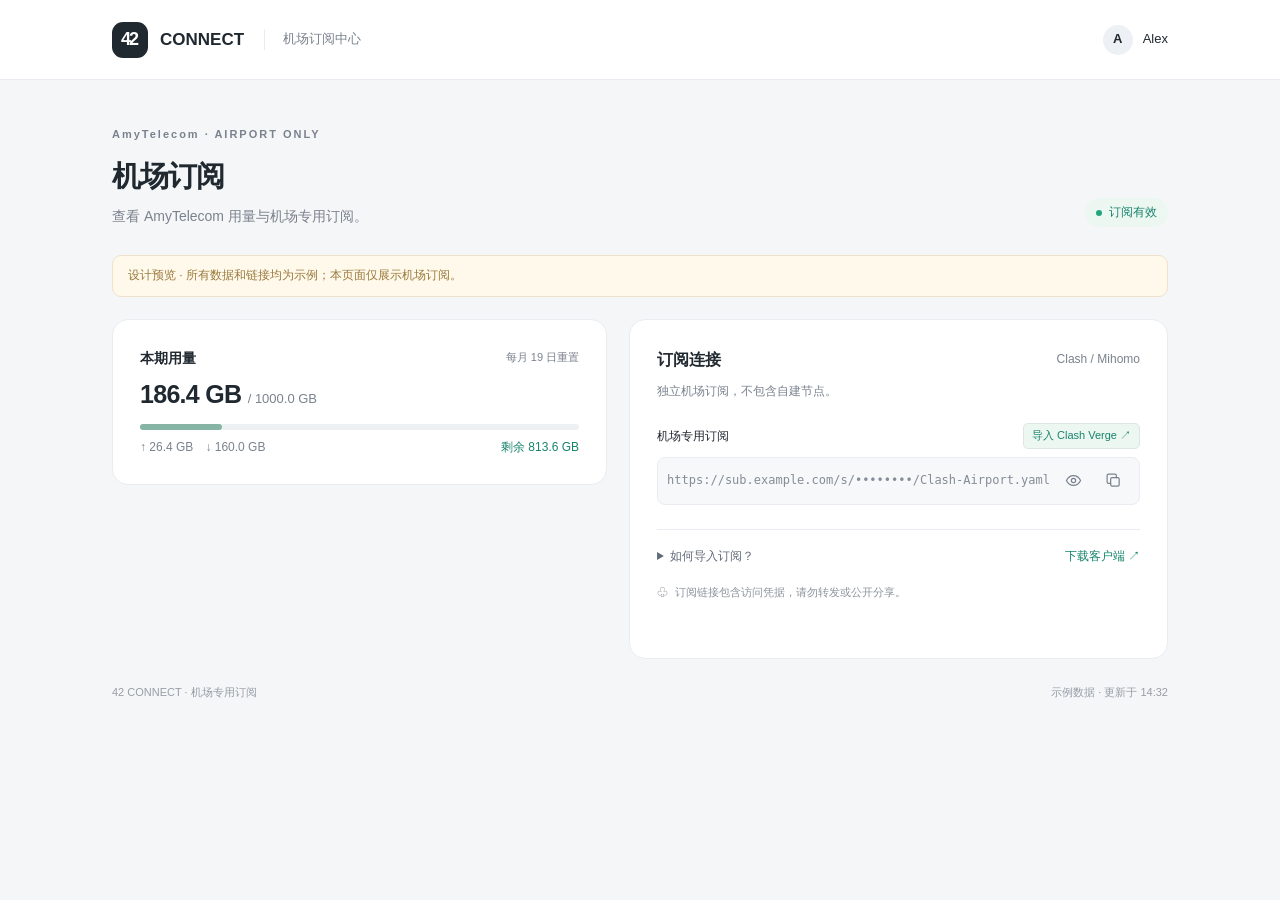
<file: previews/account/airport.html>
<!doctype html>
<html lang="zh-CN">
<head>
<meta charset="utf-8"><meta name="viewport" content="width=device-width, initial-scale=1">
<meta name="referrer" content="no-referrer"><title>42 / 机场订阅</title>
<style>
:root{color-scheme:light;--bg:#f5f6f8;--ink:#202830;--muted:#7a828e;--line:#e9ecf0;--green:#16836b;--soft:#edf7f2}*{box-sizing:border-box}body{margin:0;background:var(--bg);color:var(--ink);font:14px/1.6 -apple-system,BlinkMacSystemFont,"Segoe UI","PingFang SC",sans-serif}button,a{font:inherit}button{cursor:pointer}header{height:80px;background:#fff;border-bottom:1px solid var(--line)}.nav{max-width:1120px;margin:auto;height:100%;display:flex;align-items:center;justify-content:space-between;padding:0 32px}.brand{display:flex;align-items:center;gap:12px;font-size:17px;font-weight:650}.logo{background:var(--ink);color:white;border-radius:11px;width:36px;height:36px;display:grid;place-items:center;font-size:18px;letter-spacing:-2px;padding-right:2px}.nav small{color:var(--muted);font-size:13px;font-weight:400;border-left:1px solid var(--line);padding-left:18px;margin-left:8px}.avatar{display:flex;align-items:center;gap:10px;font-size:13px}.avatar span{background:#edf0f4;width:30px;height:30px;border-radius:50%;display:grid;place-items:center;font-weight:600}main{max-width:1120px;margin:46px auto;padding:0 32px}.heading{display:flex;justify-content:space-between;align-items:flex-end;margin-bottom:28px}h1{font-size:29px;letter-spacing:-1px;margin:0 0 6px;font-weight:650}p{margin:0;color:var(--muted)}.eyebrow{font-size:11px;letter-spacing:2px;color:var(--muted);font-weight:600;margin-bottom:9px}.badge{display:inline-flex;gap:7px;align-items:center;background:var(--soft);color:var(--green);border-radius:20px;padding:5px 11px;font-size:12px}.dot{width:6px;height:6px;background:#22a47d;border-radius:50%;display:inline-block}.demo{background:#fff9eb;border:1px solid #eee3c8;color:#9a793b;font-size:12px;padding:10px 15px;border-radius:9px;margin-bottom:22px}.grid{display:grid;grid-template-columns:1.13fr 1fr;gap:22px}.card{background:white;border:1px solid var(--line);border-radius:16px;padding:27px}.card-head{display:flex;justify-content:space-between;align-items:center;margin-bottom:22px}h2{margin:0;font-size:16px;font-weight:600}.subtle{font-size:12px;color:var(--muted)}.usage{display:flex;align-items:center;gap:28px;padding:8px 0 26px}.ring{width:148px;height:148px;flex-shrink:0;background:conic-gradient(var(--green) 0 18.64%,#eef2f4 18.64% 100%);border-radius:50%;padding:11px;transform:rotate(-90deg)}.ring-inner{background:white;border-radius:50%;height:100%;display:flex;flex-direction:column;justify-content:center;align-items:center;transform:rotate(90deg)}.ring strong{font-size:27px;font-weight:600;letter-spacing:-1px}.ring span{font-size:11px;color:var(--muted)}.number{font-size:31px;font-weight:600;letter-spacing:-1.3px;line-height:1.4}.number small{font-size:14px;font-weight:400;letter-spacing:0;color:var(--muted)}.remaining{margin-top:12px;color:var(--green);font-size:12px}.stats{display:grid;grid-template-columns:repeat(3,1fr);border-top:1px solid var(--line);padding-top:20px;gap:10px}.stats label{display:block;color:var(--muted);font-size:11px;margin-bottom:4px}.stats strong{font-size:13px;font-weight:550}.subscription-note{font-size:12px;margin-top:-12px;margin-bottom:22px}.label{font-size:12px;font-weight:550;margin-bottom:8px}.linkbox{display:flex;align-items:center;background:#f7f8fa;border:1px solid var(--line);border-radius:8px;padding:11px 12px;gap:8px}.linkbox code{overflow:hidden;white-space:nowrap;text-overflow:ellipsis;font-size:12px;color:#848c97;flex:1}.icon-btn{border:0;background:none;color:#68717e;padding:0 3px;font-size:15px}.actions{display:grid;grid-template-columns:1fr 1fr;gap:10px;margin-top:13px}.button{border:1px solid #dfe4e8;border-radius:8px;background:white;color:var(--ink);padding:10px 16px;font-size:12px;text-align:center}.primary{background:var(--ink);color:white;border-color:var(--ink)}.help{border-top:1px solid var(--line);margin-top:24px;padding-top:17px}.help summary{font-size:12px;cursor:pointer;color:#606b78}.help p{font-size:12px;padding-top:10px}.privacy{font-size:11px;color:#8c939d;margin-top:18px;display:flex;gap:7px}.server{margin-top:22px}.server .card-head{margin-bottom:24px}.server-title{display:flex;align-items:center;gap:12px}.server-title span{font-size:12px;color:var(--muted)}.metrics{display:grid;grid-template-columns:repeat(4,1fr);gap:28px}.metric+.metric{border-left:1px solid var(--line);padding-left:28px}.metric label{color:var(--muted);font-size:12px}.metric strong{display:block;font-size:23px;font-weight:550;letter-spacing:-.5px;margin:6px 0}.metric strong small{font-size:12px;font-weight:400;color:var(--muted)}.bar{height:4px;background:#eef1f4;border-radius:10px;margin:10px 0}.bar i{display:block;background:#86b4a5;border-radius:10px;height:100%}.metric p{font-size:11px}.server-footer{display:flex;justify-content:space-between;align-items:center;border-top:1px solid var(--line);margin-top:24px;padding-top:17px;font-size:11px;color:var(--muted)}.network{display:flex;gap:16px}.network span{display:flex;align-items:center;gap:6px}.network .dot{width:5px;height:5px}footer{display:flex;justify-content:space-between;margin-top:25px;font-size:11px;color:#969da7}#toast{position:fixed;bottom:28px;left:50%;transform:translateX(-50%);background:var(--ink);color:white;padding:11px 20px;border-radius:9px;font-size:12px;box-shadow:0 8px 30px #20283022}#toast[hidden]{display:none}button:focus-visible,summary:focus-visible{outline:2px solid var(--green);outline-offset:4px}@media(min-width:1000px){.grid>.card{min-height:340px}}@media(max-width:760px){header{height:66px}.nav{padding:0 20px}.nav small{display:none}main{margin:28px auto;padding:0 18px}.heading{margin-bottom:20px}h1{font-size:25px}.heading>p{font-size:11px}.grid{grid-template-columns:1fr;gap:16px}.card{padding:22px;border-radius:13px}.usage{justify-content:center;gap:26px}.ring{width:132px;height:132px}.number{font-size:29px}.server{margin-top:16px}.metrics{grid-template-columns:1fr 1fr;gap:24px}.metric+.metric{padding-left:0;border-left:0}.metric:nth-child(even){border-left:1px solid var(--line);padding-left:22px}.server-title{gap:8px}.server-title span{font-size:11px}.server-footer{align-items:flex-start;gap:12px;flex-direction:column}.stats strong{font-size:12px}footer{margin-top:22px;gap:10px;font-size:10px}.eyebrow{font-size:10px}.demo{font-size:11px}.subtle{font-size:11px}}@media(max-width:450px){.usage{gap:18px}.ring{width:110px;height:110px;padding:9px}.ring strong{font-size:24px}.number{font-size:24px}.number small{font-size:11px}.remaining{font-size:11px}.actions{grid-template-columns:1fr}.avatar{font-size:12px}}@media(prefers-reduced-motion:no-preference){.card{animation:appear .45s ease both}.server{animation-delay:.1s}@keyframes appear{from{opacity:0;transform:translateY(8px)}to{opacity:1;transform:translateY(0)}}}
.clients{margin-top:22px}.client-grid{display:grid;grid-template-columns:repeat(3,minmax(0,1fr));gap:28px}.client-group+.client-group{border-left:1px solid var(--line);padding-left:28px}.client-group h3{font-size:15px;margin:0 0 4px}.client-group p{font-size:12px}.client-group a{display:flex;align-items:center;justify-content:space-between;gap:10px;text-decoration:none;color:var(--ink);font-size:12px;border:1px solid var(--line);border-radius:8px;padding:10px 12px;margin-top:12px}.client-group a:hover{border-color:#a7bdb4;background:var(--soft)}.client-group a span{font-size:11px;color:var(--green)}.client-group .compat-note{font-size:11px;margin-top:12px;line-height:1.7}.download-note{font-size:11px;border-top:1px solid var(--line);padding-top:17px;margin-top:22px}@media(max-width:760px){.clients{margin-top:16px}.client-grid{grid-template-columns:1fr;gap:22px}.client-group+.client-group{padding-left:0;border-left:0;border-top:1px solid var(--line);padding-top:22px}}
.download-entry{display:flex;justify-content:space-between;align-items:center;gap:16px;background:white;border:1px solid var(--line);border-radius:12px;margin-top:22px;padding:18px 24px;color:var(--ink);text-decoration:none}.download-entry strong{font-size:14px;font-weight:600}.download-entry p{font-size:12px;margin-top:3px}.download-entry>span{font-size:12px;color:var(--green);white-space:nowrap}.download-entry:hover{border-color:#a7bdb4}@media(max-width:760px){.download-entry{margin-top:16px;padding:17px 20px}.download-entry>span{font-size:11px}}
.subscription-help{display:flex;align-items:flex-start;gap:18px;border-top:1px solid var(--line);margin-top:24px;padding-top:17px}.subscription-help .help{flex:1;min-width:0;border-top:0;margin-top:0;padding-top:0}.client-shortcut{flex-shrink:0;font-size:12px;color:var(--green);text-decoration:none}.client-shortcut:hover{text-decoration:underline}
.copy-icon{display:inline-flex;align-items:center;justify-content:center;min-width:32px;min-height:32px;border-radius:6px;flex-shrink:0}.copy-icon:hover{background:#e8eee9;color:var(--green)}.copy-icon:active{background:#dce9e2}.linkbox{padding:7px 9px}.subscription-label{display:flex;align-items:center;justify-content:space-between;gap:12px;margin-bottom:8px}.subscription-label .label{margin:0}.import-small{font-size:11px;line-height:1.6;padding:3px 8px;border:1px solid #dce7e1;border-radius:5px;background:var(--soft);color:var(--green);white-space:nowrap}.import-small:hover{background:#deeee6}
/* Shared traffic layout for account pages and both administrator sources. */
.usage-linear{display:block;padding:4px 0 18px}.usage-linear .number{font-size:32px;margin:5px 0}.usage-linear .number small{font-size:13px}.usage-linear .bar{height:6px;margin:12px 0 8px}.usage-caption{display:flex;justify-content:space-between;gap:12px;color:var(--muted);font-size:12px;flex-wrap:wrap}.usage-caption .remaining{margin:0;color:var(--green);font-size:inherit}.traffic-part .usage-linear{padding:0 0 10px}.traffic-card .usage-linear .number{font-size:25px}.traffic-part .stats{padding-top:10px}.traffic-part .stats strong{font-size:12px}.usage-card>.card-head{align-items:flex-start}.usage-card>.card-head .subtle{max-width:55%}.recommended{font-size:10px;font-style:normal;font-weight:500;color:var(--green);background:var(--soft);border-radius:4px;padding:1px 6px;margin-right:auto;white-space:nowrap}.client-group a{flex-wrap:wrap;gap:7px}.client-group a>span{margin-left:auto}
@media(max-width:760px){.usage-linear{padding-bottom:14px}.usage-linear .number{font-size:27px}.usage-linear .number small{font-size:11px}.usage-caption{font-size:11px;gap:5px}.traffic-card .usage-linear .number{font-size:23px}.traffic-part .stats strong{font-size:10px}.traffic-part .stats label{font-size:9px}.user-table .mini-bar{display:block!important;margin-top:5px;width:100%;max-width:120px}}

.transfer{display:inline-flex;gap:12px;flex-wrap:wrap}.reset-line{display:flex;justify-content:space-between;gap:12px;border-top:1px solid var(--line);padding-top:10px;font-size:11px;color:var(--muted)}.reset-line strong{font-weight:500;color:var(--ink)}@media(max-width:760px){.transfer{gap:8px}.reset-line{font-size:10px;padding-top:8px}}

.reset-hint{font-size:11px;font-weight:400;white-space:normal}.usage-card>.card-head,.traffic-part>.card-head{gap:12px;align-items:center}.usage-card .usage-linear{padding-bottom:0}.traffic-part .usage-linear{padding-bottom:0}@media(max-width:760px){.reset-hint{font-size:10px}}

/* One traffic presentation for administrator and standalone account cards. */
.grid>.usage-card{min-height:0;min-width:0;align-self:start}
:is(.usage-card,.traffic-part)>.card-head{gap:12px;align-items:center;margin-bottom:8px}
:is(.usage-card,.traffic-part)>.card-head :is(h2,h3){font-size:14px;margin:0;font-weight:600}
:is(.usage-card,.traffic-part) .reset-hint{font-size:11px;max-width:55%}
:is(.usage-card,.traffic-part) .usage-linear{display:block;padding:0}
:is(.usage-card,.traffic-part) .usage-linear .number{font-size:25px;line-height:1.4;letter-spacing:-.7px;margin:0;text-align:left}
:is(.usage-card,.traffic-part) .usage-linear .number small{font-size:13px;font-weight:400;letter-spacing:0}
:is(.usage-card,.traffic-part) .usage-linear .bar{height:6px;margin:12px 0 8px}
:is(.usage-card,.traffic-part) .usage-caption{display:flex;justify-content:space-between;align-items:center;font-size:12px;gap:8px;margin:0}
:is(.usage-card,.traffic-part) .transfer{gap:12px}
:is(.usage-card,.traffic-part) .usage-caption .remaining{font-weight:400}
@media(max-width:760px){.grid{grid-template-columns:minmax(0,1fr)}.grid>.card{min-width:0}:is(.usage-card,.traffic-part) .usage-linear .number{font-size:23px!important}:is(.usage-card,.traffic-part) .usage-linear .number small{font-size:11px}:is(.usage-card,.traffic-part) .usage-linear .bar{height:4px;margin:9px 0 7px}:is(.usage-card,.traffic-part) .usage-caption{font-size:11px}:is(.usage-card,.traffic-part) .transfer{gap:8px}:is(.usage-card,.traffic-part) .reset-hint{font-size:10px}}

.linkbox .reveal-icon,.linkbox .copy-icon,.linkbox .relation-copy{display:inline-flex;align-items:center;justify-content:center;width:32px;min-width:32px;height:32px;padding:6px;border:0;border-radius:6px;background:transparent;color:var(--muted);flex-shrink:0;cursor:pointer}
.linkbox .reveal-icon:hover,.linkbox .copy-icon:hover,.linkbox .relation-copy:hover{background:#e8eee9;color:var(--green)}
.linkbox .reveal-icon[aria-pressed="true"],.linkbox .is-copied{color:var(--green)}
.reveal-icon .eye-hide,.copy-done{display:none}
.reveal-icon[aria-pressed="true"] .eye-show{display:none}
.reveal-icon[aria-pressed="true"] .eye-hide,.is-copied .copy-done{display:inline}
.is-copied .copy-symbol{display:none}
.linkbox .reveal-icon svg,.linkbox .copy-icon svg,.linkbox .relation-copy svg{width:17px;height:17px;pointer-events:none}
</style>
</head>
<body>
<header><div class="nav"><div class="brand"><div class="logo">42</div> CONNECT <small>机场订阅中心</small></div><div class="avatar"><span>A</span> Alex</div></div></header>
<main>
<div class="heading"><div><div class="eyebrow">AmyTelecom · AIRPORT ONLY</div><h1>机场订阅</h1><p>查看 AmyTelecom 用量与机场专用订阅。</p></div><span class="badge"><i class="dot"></i>订阅有效</span></div>
<div class="demo">设计预览 · 所有数据和链接均为示例；本页面仅展示机场订阅。</div>
<div class="grid">
<section class="card usage-card"><div class="card-head"><h2>本期用量</h2><span class="subtle reset-hint" title="AmyTelecom">每月 19 日重置</span></div><div class="usage usage-linear"><div class="number">186.4 GB <small>/ 1000.0 GB</small></div><div class="bar" role="progressbar" aria-label="流量使用比例" aria-valuemin="0" aria-valuemax="100" aria-valuenow="18.6"><i style="width:18.64%"></i></div><div class="usage-caption"><span class="transfer"><span class="upload" title="上传流量">↑ 26.4 GB</span><span class="download" title="下载流量">↓ 160.0 GB</span></span><span class="remaining">剩余 813.6 GB</span></div></div></section>
<section class="card"><div class="card-head"><h2>订阅连接</h2><span class="subtle">Clash / Mihomo</span></div><p class="subscription-note">独立机场订阅，不包含自建节点。</p><div class="subscription-label"><div class="label">机场专用订阅</div><button class="import-small" id="import" title="导入 Clash Verge Rev">导入 Clash Verge ↗</button></div><div class="linkbox"><code id="link">https://sub.example.com/s/••••••••/Clash-Airport.yaml</code><button class="icon-btn reveal-icon" id="reveal" aria-label="显示示例订阅链接" title="显示链接" aria-pressed="false"><svg width="17" height="17" viewBox="0 0 24 24" fill="none" stroke="currentColor" stroke-width="1.7" stroke-linecap="round" stroke-linejoin="round" aria-hidden="true"><g class="eye-show"><path d="M2 12s3.5-7 10-7 10 7 10 7-3.5 7-10 7S2 12 2 12Z"/><circle cx="12" cy="12" r="3"/></g><g class="eye-hide"><path d="m3 3 18 18M10.6 5.1 12 5c6.5 0 10 7 10 7a17 17 0 0 1-3 3.8M6.5 6.5A20 20 0 0 0 2 12s3.5 7 10 7a11 11 0 0 0 5.5-1.5M9.9 9.9a3 3 0 0 0 4.2 4.2"/></g></svg></button><button class="icon-btn copy-icon" id="copy" aria-label="复制机场专用订阅链接" title="复制机场专用订阅链接"><svg width="17" height="17" viewBox="0 0 24 24" fill="none" stroke="currentColor" stroke-width="1.7" stroke-linecap="round" stroke-linejoin="round" aria-hidden="true"><g class="copy-symbol"><rect x="8" y="8" width="12" height="12" rx="2"/><path d="M16 8V5a2 2 0 0 0-2-2H5a2 2 0 0 0-2 2v9a2 2 0 0 0 2 2h3"/></g><path class="copy-done" d="m5 12 4 4L19 6"/></svg></button></div><div class="subscription-help"><details class="help"><summary>如何导入订阅？</summary><p>Clash Verge Rev：进入「订阅」，粘贴机场专用订阅链接并导入。<br>Clash Mi：在配置管理中添加远程配置，粘贴机场专用订阅链接。<br>机场专用订阅仅包含 AmyTelecom 节点及配套分流规则，不包含自建节点。<br>本页为样式预览，示例链接无法用于连接。</p></details><a class="client-shortcut" href="clients.html">下载客户端 ↗</a></div><div class="privacy"><span aria-hidden="true">♧</span> 订阅链接包含访问凭据，请勿转发或公开分享。</div></section>
</div>


<footer><span>42 CONNECT · 机场专用订阅</span><span>示例数据 · 更新于 14:32</span></footer>
</main><div id="toast" role="status" hidden></div>
<script>

const copiedFeedbackTimers=new WeakMap();
function markLinkCopied(button){
  if(!button)return;
  clearTimeout(copiedFeedbackTimers.get(button));
  if(!button.dataset.copyLabel){button.dataset.copyLabel=button.getAttribute('aria-label')||button.title||'复制链接';button.dataset.copyTitle=button.title||'复制链接';}
  button.classList.add('is-copied');button.title='已复制';button.setAttribute('aria-label','已复制');
  copiedFeedbackTimers.set(button,setTimeout(()=>{button.classList.remove('is-copied');button.title=button.dataset.copyTitle;button.setAttribute('aria-label',button.dataset.copyLabel);},1600));
}

const example='https://sub.example.com/s/airport-demo-preview/Clash-Airport.yaml';let visible=false,timer;const toast=document.querySelector('#toast');function notify(message){toast.textContent=message;toast.hidden=false;clearTimeout(timer);timer=setTimeout(()=>toast.hidden=true,3200)}document.querySelector('#reveal').onclick=function(){visible=!visible;document.querySelector('#link').textContent=visible?example:'https://sub.example.com/s/••••••••/Clash-Airport.yaml';this.setAttribute('aria-label',visible?'隐藏机场示例链接':'显示机场示例链接');this.setAttribute('aria-pressed',visible);this.title=visible?'隐藏链接':'显示链接';this.setAttribute('aria-label',this.title)};document.querySelector('#copy').onclick=async()=>{try{await navigator.clipboard.writeText(example);markLinkCopied(document.querySelector('#copy'));notify('已复制机场专用示例链接')}catch{notify('请展开链接后手动复制')}};document.querySelector('#import').onclick=()=>notify('设计预览：正式接入后可一键导入客户端');
</script></body></html>
</file>
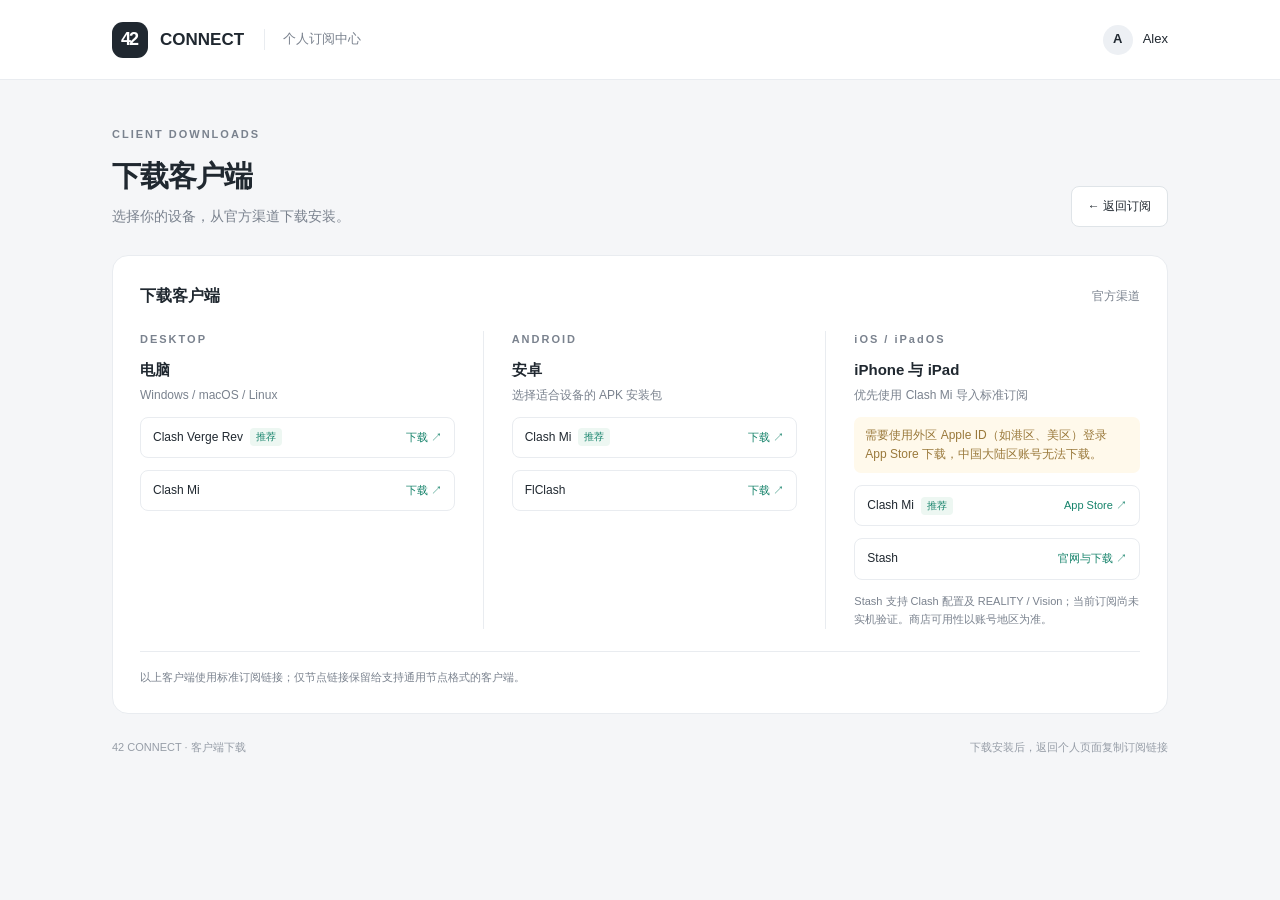
<file: previews/account/clients.html>
<!doctype html>
<html lang="zh-CN">
<head>
<meta charset="utf-8"><meta name="viewport" content="width=device-width, initial-scale=1">
<meta name="referrer" content="no-referrer"><title>42 / 下载客户端</title>
<style>
:root{color-scheme:light;--bg:#f5f6f8;--ink:#202830;--muted:#7a828e;--line:#e9ecf0;--green:#16836b;--soft:#edf7f2}*{box-sizing:border-box}body{margin:0;background:var(--bg);color:var(--ink);font:14px/1.6 -apple-system,BlinkMacSystemFont,"Segoe UI","PingFang SC",sans-serif}button,a{font:inherit}button{cursor:pointer}header{height:80px;background:#fff;border-bottom:1px solid var(--line)}.nav{max-width:1120px;margin:auto;height:100%;display:flex;align-items:center;justify-content:space-between;padding:0 32px}.brand{display:flex;align-items:center;gap:12px;font-size:17px;font-weight:650}.logo{background:var(--ink);color:white;border-radius:11px;width:36px;height:36px;display:grid;place-items:center;font-size:18px;letter-spacing:-2px;padding-right:2px}.nav small{color:var(--muted);font-size:13px;font-weight:400;border-left:1px solid var(--line);padding-left:18px;margin-left:8px}.avatar{display:flex;align-items:center;gap:10px;font-size:13px}.avatar span{background:#edf0f4;width:30px;height:30px;border-radius:50%;display:grid;place-items:center;font-weight:600}main{max-width:1120px;margin:46px auto;padding:0 32px}.heading{display:flex;justify-content:space-between;align-items:flex-end;margin-bottom:28px}h1{font-size:29px;letter-spacing:-1px;margin:0 0 6px;font-weight:650}p{margin:0;color:var(--muted)}.eyebrow{font-size:11px;letter-spacing:2px;color:var(--muted);font-weight:600;margin-bottom:9px}.badge{display:inline-flex;gap:7px;align-items:center;background:var(--soft);color:var(--green);border-radius:20px;padding:5px 11px;font-size:12px}.dot{width:6px;height:6px;background:#22a47d;border-radius:50%;display:inline-block}.demo{background:#fff9eb;border:1px solid #eee3c8;color:#9a793b;font-size:12px;padding:10px 15px;border-radius:9px;margin-bottom:22px}.grid{display:grid;grid-template-columns:1.13fr 1fr;gap:22px}.card{background:white;border:1px solid var(--line);border-radius:16px;padding:27px}.card-head{display:flex;justify-content:space-between;align-items:center;margin-bottom:22px}h2{margin:0;font-size:16px;font-weight:600}.subtle{font-size:12px;color:var(--muted)}.usage{display:flex;align-items:center;gap:28px;padding:8px 0 26px}.ring{width:148px;height:148px;flex-shrink:0;background:conic-gradient(var(--green) 0 23.8%,#eef2f4 23.8% 100%);border-radius:50%;padding:11px;transform:rotate(-90deg)}.ring-inner{background:white;border-radius:50%;height:100%;display:flex;flex-direction:column;justify-content:center;align-items:center;transform:rotate(90deg)}.ring strong{font-size:27px;font-weight:600;letter-spacing:-1px}.ring span{font-size:11px;color:var(--muted)}.number{font-size:31px;font-weight:600;letter-spacing:-1.3px;line-height:1.4}.number small{font-size:14px;font-weight:400;letter-spacing:0;color:var(--muted)}.remaining{margin-top:12px;color:var(--green);font-size:12px}.stats{display:grid;grid-template-columns:repeat(3,1fr);border-top:1px solid var(--line);padding-top:20px;gap:10px}.stats label{display:block;color:var(--muted);font-size:11px;margin-bottom:4px}.stats strong{font-size:13px;font-weight:550}.subscription-note{font-size:12px;margin-top:-12px;margin-bottom:22px}.label{font-size:12px;font-weight:550;margin-bottom:8px}.linkbox{display:flex;align-items:center;background:#f7f8fa;border:1px solid var(--line);border-radius:8px;padding:11px 12px;gap:8px}.linkbox code{overflow:hidden;white-space:nowrap;text-overflow:ellipsis;font-size:12px;color:#848c97;flex:1}.icon-btn{border:0;background:none;color:#68717e;padding:0 3px;font-size:15px}.actions{display:grid;grid-template-columns:1fr 1fr;gap:10px;margin-top:13px}.button{border:1px solid #dfe4e8;border-radius:8px;background:white;color:var(--ink);padding:10px 16px;font-size:12px;text-align:center}.primary{background:var(--ink);color:white;border-color:var(--ink)}.help{border-top:1px solid var(--line);margin-top:24px;padding-top:17px}.help summary{font-size:12px;cursor:pointer;color:#606b78}.help p{font-size:12px;padding-top:10px}.privacy{font-size:11px;color:#8c939d;margin-top:18px;display:flex;gap:7px}.server{margin-top:22px}.server .card-head{margin-bottom:24px}.server-title{display:flex;align-items:center;gap:12px}.server-title span{font-size:12px;color:var(--muted)}.metrics{display:grid;grid-template-columns:repeat(4,1fr);gap:28px}.metric+.metric{border-left:1px solid var(--line);padding-left:28px}.metric label{color:var(--muted);font-size:12px}.metric strong{display:block;font-size:23px;font-weight:550;letter-spacing:-.5px;margin:6px 0}.metric strong small{font-size:12px;font-weight:400;color:var(--muted)}.bar{height:4px;background:#eef1f4;border-radius:10px;margin:10px 0}.bar i{display:block;background:#86b4a5;border-radius:10px;height:100%}.metric p{font-size:11px}.server-footer{display:flex;justify-content:space-between;align-items:center;border-top:1px solid var(--line);margin-top:24px;padding-top:17px;font-size:11px;color:var(--muted)}.network{display:flex;gap:16px}.network span{display:flex;align-items:center;gap:6px}.network .dot{width:5px;height:5px}footer{display:flex;justify-content:space-between;margin-top:25px;font-size:11px;color:#969da7}#toast{position:fixed;bottom:28px;left:50%;transform:translateX(-50%);background:var(--ink);color:white;padding:11px 20px;border-radius:9px;font-size:12px;box-shadow:0 8px 30px #20283022}#toast[hidden]{display:none}button:focus-visible,summary:focus-visible{outline:2px solid var(--green);outline-offset:4px}@media(min-width:1000px){.grid>.card{min-height:340px}}@media(max-width:760px){header{height:66px}.nav{padding:0 20px}.nav small{display:none}main{margin:28px auto;padding:0 18px}.heading{margin-bottom:20px}h1{font-size:25px}.heading>p{font-size:11px}.grid{grid-template-columns:1fr;gap:16px}.card{padding:22px;border-radius:13px}.usage{justify-content:center;gap:26px}.ring{width:132px;height:132px}.number{font-size:29px}.server{margin-top:16px}.metrics{grid-template-columns:1fr 1fr;gap:24px}.metric+.metric{padding-left:0;border-left:0}.metric:nth-child(even){border-left:1px solid var(--line);padding-left:22px}.server-title{gap:8px}.server-title span{font-size:11px}.server-footer{align-items:flex-start;gap:12px;flex-direction:column}.stats strong{font-size:12px}footer{margin-top:22px;gap:10px;font-size:10px}.eyebrow{font-size:10px}.demo{font-size:11px}.subtle{font-size:11px}}@media(max-width:450px){.usage{gap:18px}.ring{width:110px;height:110px;padding:9px}.ring strong{font-size:24px}.number{font-size:24px}.number small{font-size:11px}.remaining{font-size:11px}.actions{grid-template-columns:1fr}.avatar{font-size:12px}}@media(prefers-reduced-motion:no-preference){.card{animation:appear .45s ease both}.server{animation-delay:.1s}@keyframes appear{from{opacity:0;transform:translateY(8px)}to{opacity:1;transform:translateY(0)}}}
.clients{margin-top:22px}.client-grid{display:grid;grid-template-columns:repeat(3,minmax(0,1fr));gap:28px}.client-group+.client-group{border-left:1px solid var(--line);padding-left:28px}.client-group h3{font-size:15px;margin:0 0 4px}.client-group p{font-size:12px}.client-group a{display:flex;align-items:center;justify-content:space-between;gap:10px;text-decoration:none;color:var(--ink);font-size:12px;border:1px solid var(--line);border-radius:8px;padding:10px 12px;margin-top:12px}.client-group a:hover{border-color:#a7bdb4;background:var(--soft)}.client-group a span{font-size:11px;color:var(--green)}.client-group .compat-note{font-size:11px;margin-top:12px;line-height:1.7}.download-note{font-size:11px;border-top:1px solid var(--line);padding-top:17px;margin-top:22px}@media(max-width:760px){.clients{margin-top:16px}.client-grid{grid-template-columns:1fr;gap:22px}.client-group+.client-group{padding-left:0;border-left:0;border-top:1px solid var(--line);padding-top:22px}}
.recommended{font-size:10px;font-style:normal;font-weight:500;color:var(--green);background:var(--soft);border-radius:4px;padding:1px 6px;margin-right:auto;white-space:nowrap}.client-group a{flex-wrap:wrap;gap:7px}.client-group a>span{margin-left:auto}</style>
</head>
<body>
<header><div class="nav"><div class="brand"><div class="logo">42</div> CONNECT <small>个人订阅中心</small></div><div class="avatar"><span>A</span> Alex</div></div></header>
<main><div class="heading"><div><div class="eyebrow">CLIENT DOWNLOADS</div><h1>下载客户端</h1><p>选择你的设备，从官方渠道下载安装。</p></div><a class="button" href="./" style="text-decoration:none">← 返回订阅</a></div><section class="card clients"><div class="card-head"><h2>下载客户端</h2><span class="subtle">官方渠道</span></div><div class="client-grid"><div class="client-group"><div class="eyebrow">DESKTOP</div><h3>电脑</h3><p>Windows / macOS / Linux</p><a href="https://github.com/clash-verge-rev/clash-verge-rev/releases/latest" target="_blank" rel="noopener noreferrer">Clash Verge Rev <em class="recommended">推荐</em><span>下载 ↗</span></a><a href="https://github.com/KaringX/clashmi/releases/latest" target="_blank" rel="noopener noreferrer">Clash Mi <span>下载 ↗</span></a></div><div class="client-group"><div class="eyebrow">ANDROID</div><h3>安卓</h3><p>选择适合设备的 APK 安装包</p><a href="https://github.com/KaringX/clashmi/releases/latest" target="_blank" rel="noopener noreferrer">Clash Mi <em class="recommended">推荐</em><span>下载 ↗</span></a><a href="https://github.com/chen08209/FlClash/releases/latest" target="_blank" rel="noopener noreferrer">FlClash <span>下载 ↗</span></a></div><div class="client-group"><div class="eyebrow">iOS / iPadOS</div><h3>iPhone 与 iPad</h3><p>优先使用 Clash Mi 导入标准订阅</p><p style="color:#9a793b;background:#fff9eb;border-radius:7px;padding:9px 11px;margin-top:12px">需要使用外区 Apple ID（如港区、美区）登录 App Store 下载，中国大陆区账号无法下载。</p><a href="https://apps.apple.com/us/app/clash-mi/id6744321968" target="_blank" rel="noopener noreferrer">Clash Mi <em class="recommended">推荐</em><span>App Store ↗</span></a><a href="https://stash.wiki" target="_blank" rel="noopener noreferrer">Stash <span>官网与下载 ↗</span></a><p class="compat-note">Stash 支持 Clash 配置及 REALITY / Vision；当前订阅尚未实机验证。商店可用性以账号地区为准。</p></div></div><p class="download-note">以上客户端使用标准订阅链接；仅节点链接保留给支持通用节点格式的客户端。</p></section><footer><span>42 CONNECT · 客户端下载</span><span>下载安装后，返回个人页面复制订阅链接</span></footer></main></body></html>
</file>
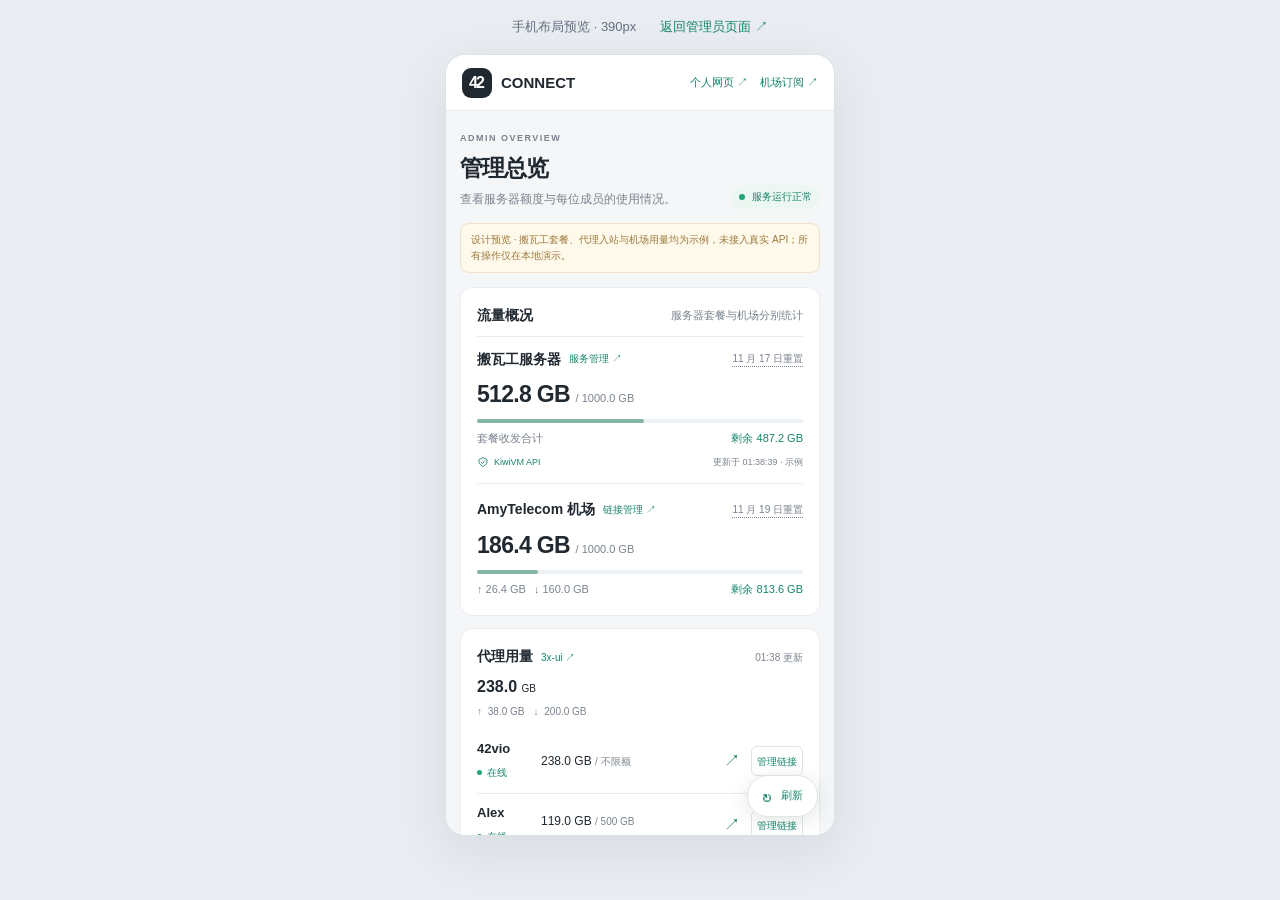
<file: previews/account/mobile.html>
<!doctype html>
<html lang="zh-CN">
<head>
  <meta charset="utf-8">
  <meta name="viewport" content="width=device-width, initial-scale=1">
  <title>42 / 手机布局预览</title>
  <style>
    *{box-sizing:border-box}body{margin:0;background:#e9edf1;font:13px -apple-system,BlinkMacSystemFont,"PingFang SC",sans-serif;color:#647080}header{display:flex;justify-content:center;gap:24px;align-items:center;padding:18px}a{color:#16836b;text-decoration:none}.phone{width:390px;max-width:100%;margin:0 auto 24px;border:1px solid #dce1e7;border-radius:20px;background:white;overflow:hidden;box-shadow:0 15px 50px #24304016}iframe{display:block;width:100%;height:780px;border:0}@media(max-width:420px){header{font-size:11px}.phone{border-radius:0;border:0}iframe{height:calc(100dvh - 52px)}}
  </style>
</head>
<body>
  <header><span>手机布局预览 · 390px</span><a href="admin.html">返回管理员页面 ↗</a></header>
  <div class="phone"><iframe src="admin.html" title="管理员页面的手机布局"></iframe></div>
</body>
</html>
</file>
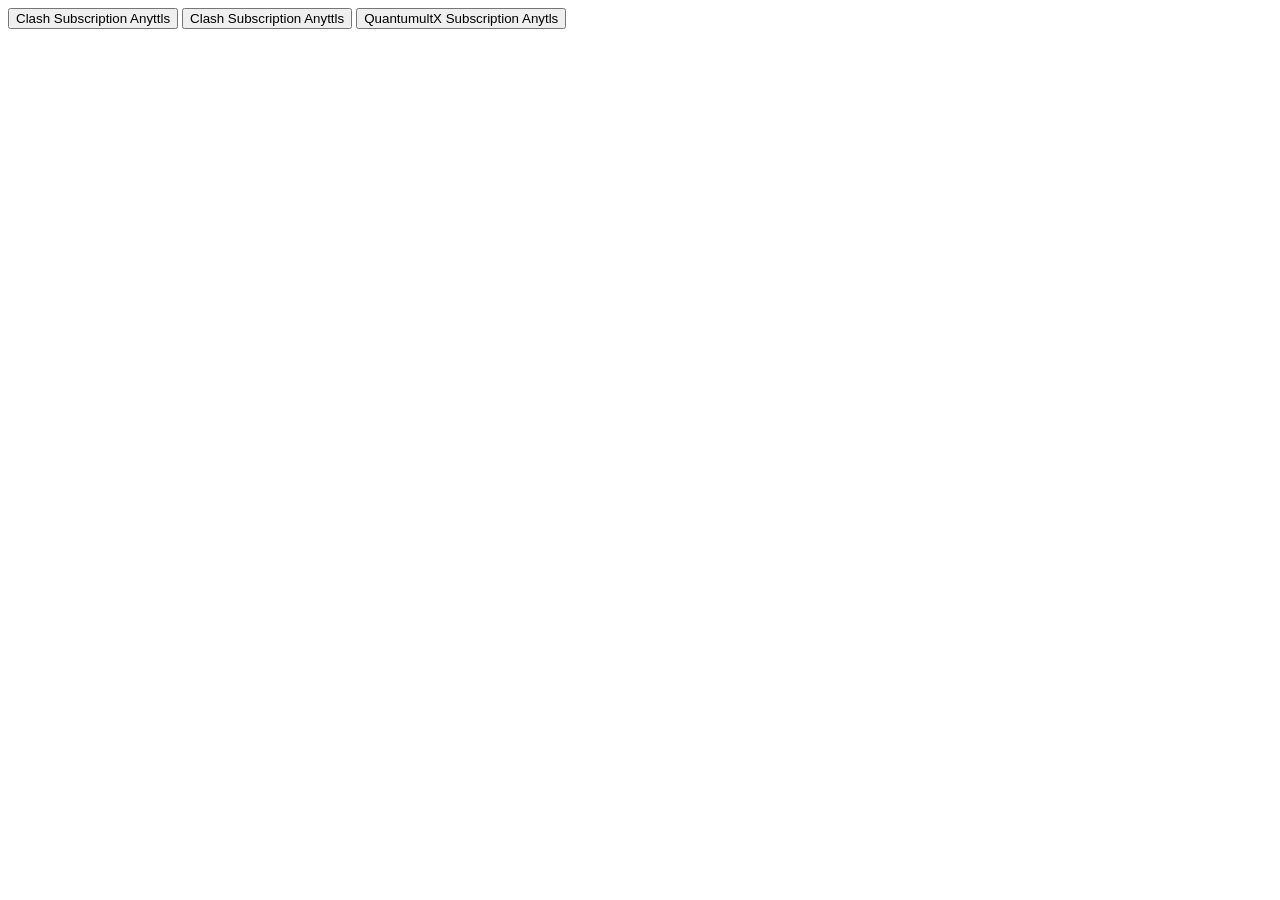
<file: tests/fixtures/portal-page.html>
<!DOCTYPE html>
<html>
<head>
    <meta charset="utf-8" />
    <title>Subscription</title>
</head>
<body>
    <!--
      Redacted structural fixture of the real subscription portal page
      (captured 2026-09-02 via plain-HTTP GET, all dynamic values replaced
      with placeholders).  The parser must rely only on this shape:
      one target <input> button whose onclick calls GetSubscription with the
      full relative subscription URL, plus the page-level var declarations.
      Sibling buttons with other ids must be ignored.
    -->
    <div class="config">

        <input type="button" class="forconfigbtn" value="Clash Subscription Anyttls" onclick="GetSubscription('/Subscription/Clash?t=anytls_clash&sid=placeholder-sid&token=placeholder-token&mm=97045&ktmm=placeholder-base64%3d%3d&placeholder-random-marker','Clash1_Anyttls')" id="Clash1_Anyttls">

        <input type="button" class="forconfigbtn" value="Clash Subscription Anyttls" onclick="GetSubscription('/Subscription/Clash?t=anytls_clash&sid=placeholder-sid&token=placeholder-token&mm=97045&ktmm=placeholder-base64%3d%3d&placeholder-other-marker','Clash2_Anyttls')" id="Clash2_Anyttls">

        <input type="button" class="forconfigbtn" value="QuantumultX Subscription Anytls" onclick="GetSubscription('/Subscription/QuantumultX?sid=placeholder-sid&t=anytls_qx&token=placeholder-token','QuantumultX_Anytls')" id="QuantumultX_Anytls">

    </div>

    <script>
        var IsCheckIpProxy = '0';

        var delaytime =8;
            var pid = 'placeholder-pid-0000-4000-8000-000000000000';
            var sid = 'placeholder-sid';
            var token='placeholder-token';
            var loadck = 0;
    </script>
</body>
</html>
</file>
